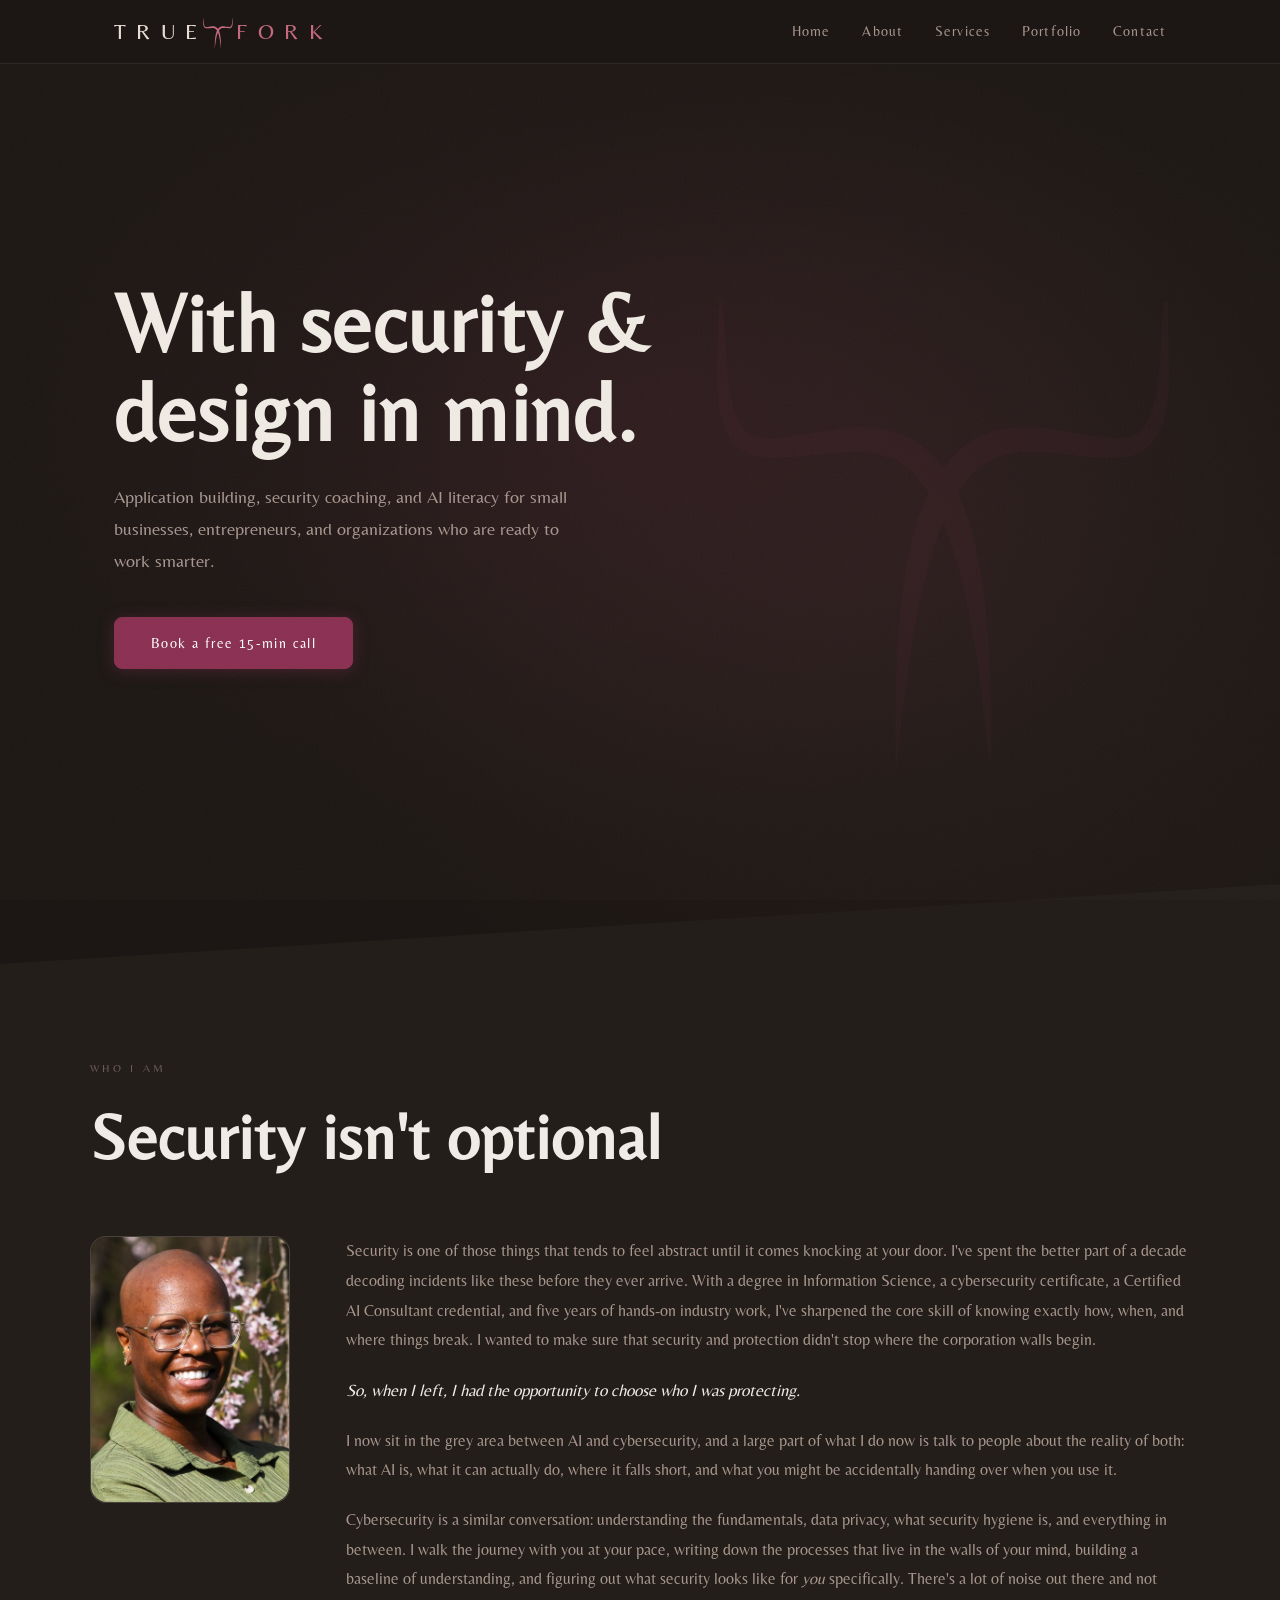
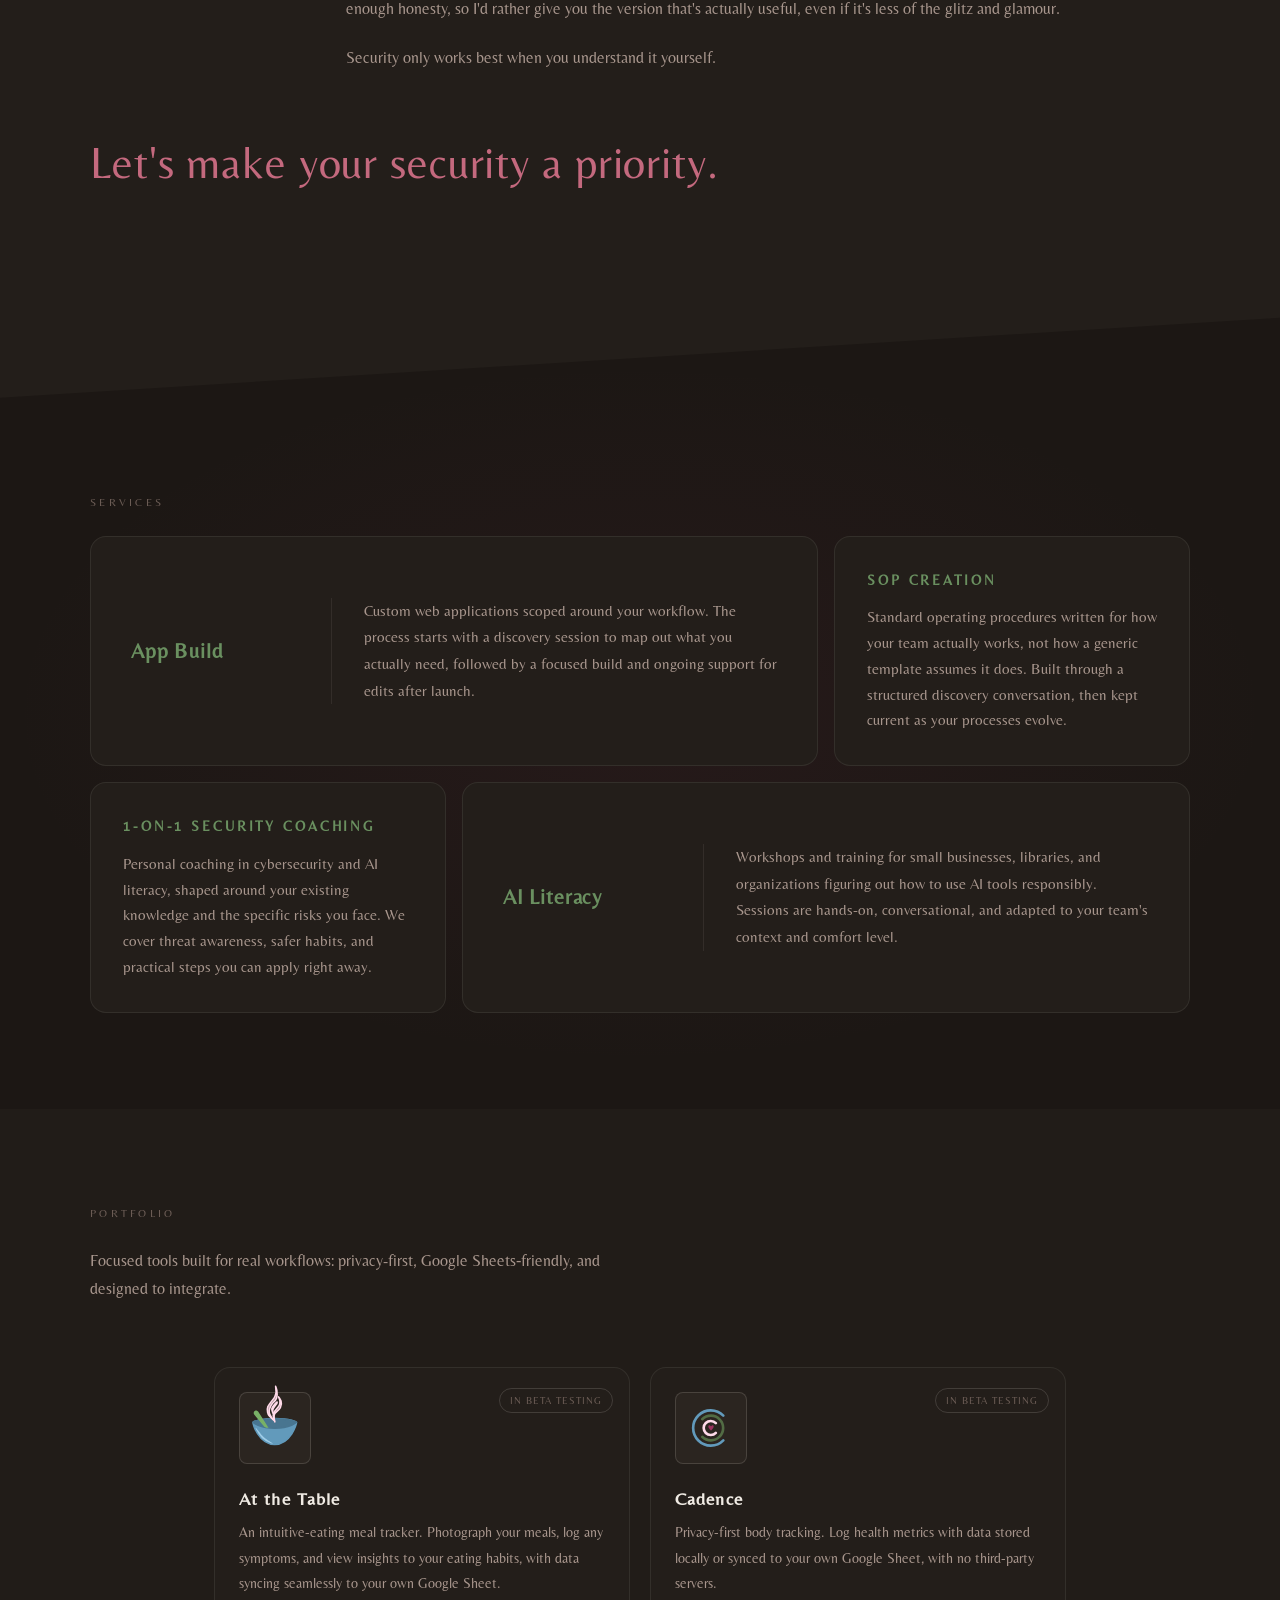
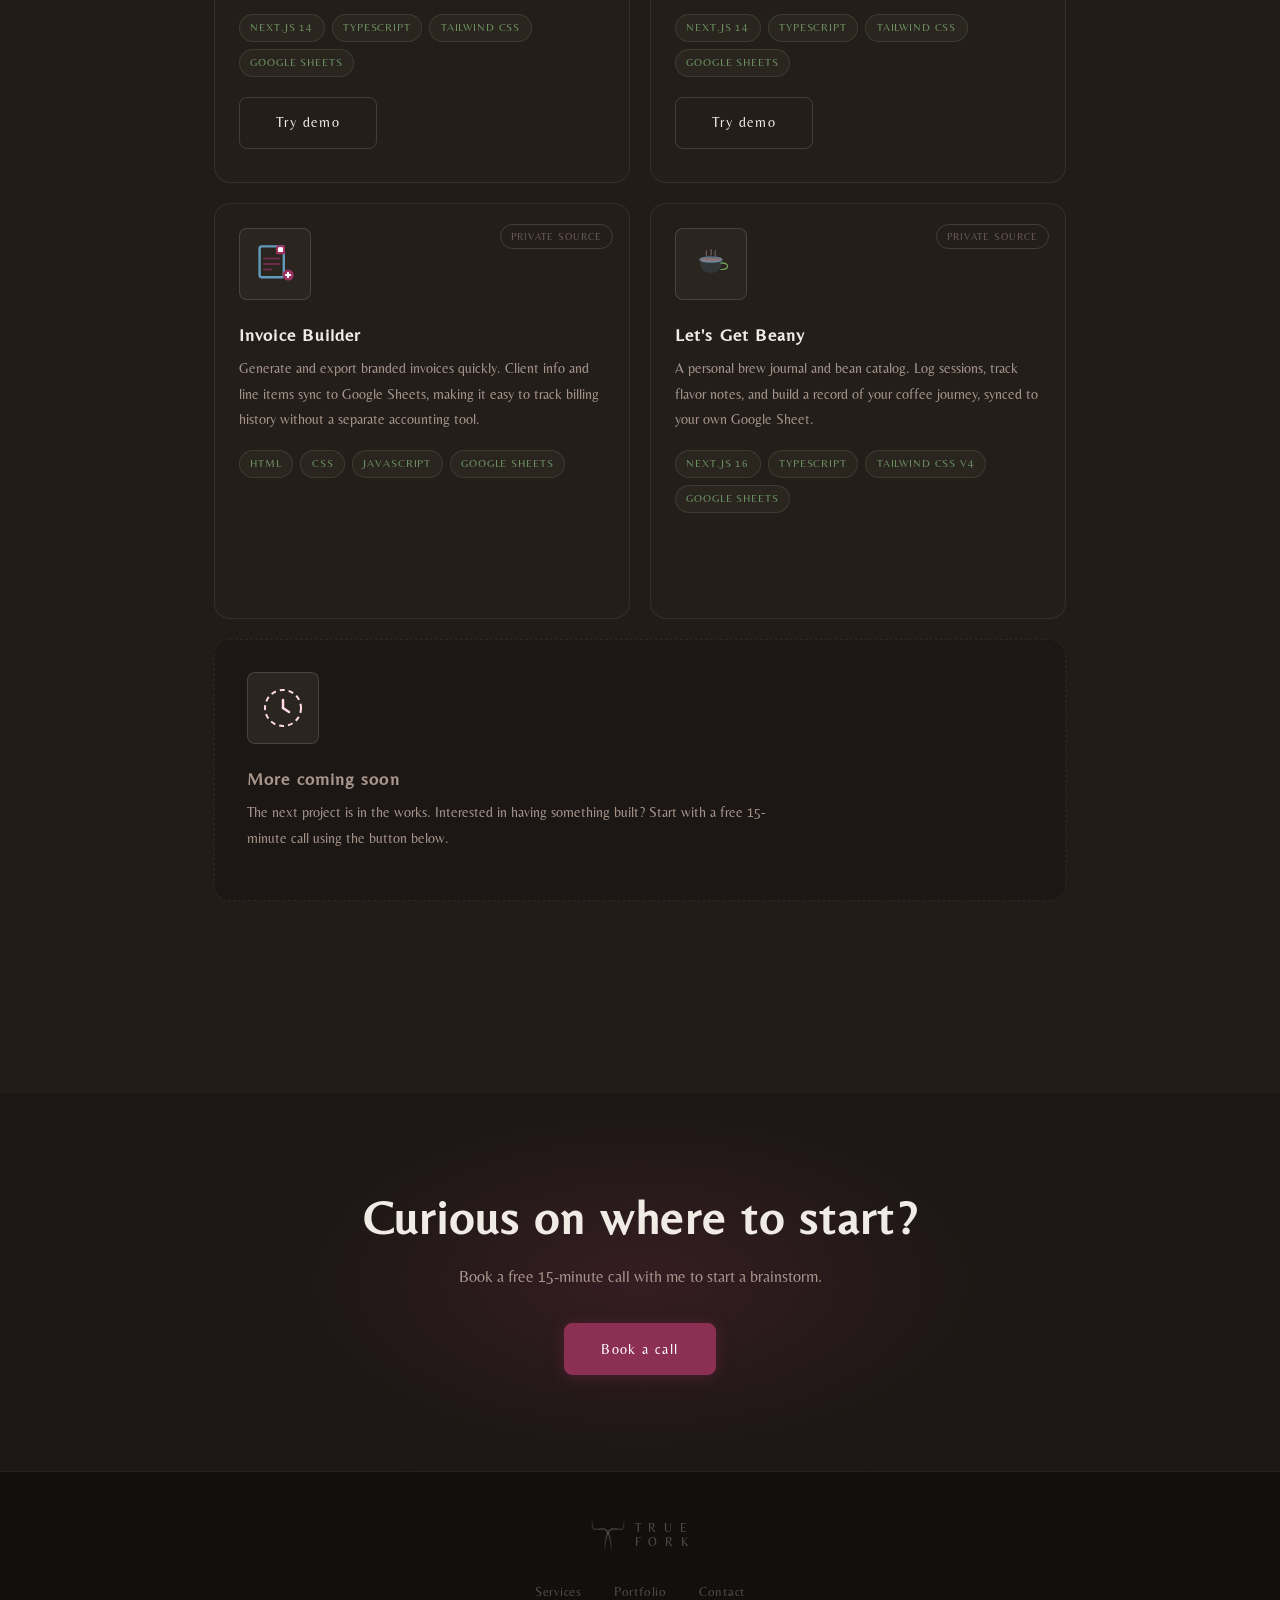
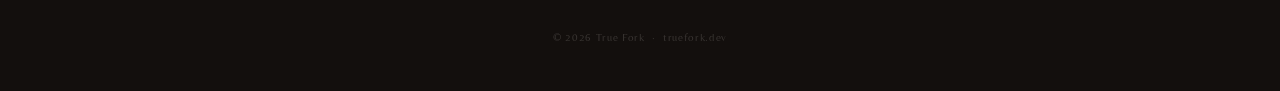
<file: index.html>
<!DOCTYPE html>
<html lang="en">
<head>
  <meta charset="UTF-8">
  <meta name="viewport" content="width=device-width, initial-scale=1.0, maximum-scale=1, user-scalable=no">
  <title>True Fork | With security &amp; design in mind.</title>
  <meta name="description" content="App development, SOP creation, security coaching, and AI literacy for small businesses, libraries, and organizations.">
  <link rel="preconnect" href="https://fonts.googleapis.com">
  <link rel="preconnect" href="https://fonts.gstatic.com" crossorigin>
  <link href="https://fonts.googleapis.com/css2?family=Belleza&display=swap" rel="stylesheet">
  <link rel="stylesheet" href="css/styles.css?v=2">
</head>
<body>

  <div id="scroll-progress" aria-hidden="true"></div>

  <!-- ==================== HEADER ==================== -->
  <header>
    <nav>
      <a href="/" class="logo-link" aria-label="True Fork home">
        <span class="logo-true">T R U E</span>
        <svg class="logo-icon"
             id="fork-icon"
             viewBox="300 0 1200 1640"
             aria-hidden="true"
             focusable="false">
          <g class="tine-right">
          <path fill="currentColor" d="M1360.76,364.989l8.126,0.435c-0.099,1.333 -0.309,2.656 -0.408,3.988c-0.057,0.761 0.027,9.895 0.034,10.756c0.445,48.872 4.826,104.876 3.617,151.304c-1.654,63.552 -11.908,129.095 -62.617,156.01c-21.771,11.555 -42.832,11.836 -58.944,11.886c-34.491,0.108 -71.457,-4.331 -91.075,-6.533c-28.966,-3.252 -52.44,-5.823 -80.057,-6.206c-36.338,-0.504 -61.518,4.913 -83.503,14.813c-7.987,3.597 -27.406,13.107 -47.825,34.88c-1.133,1.209 -8.478,9.078 -16.068,19.234c-1.731,2.316 -9.658,12.922 -19.64,30.337c-3.822,6.668 -9.982,17.74 -19.67,39.404c-17.604,39.368 -28.422,77.781 -33.701,96.093c-12.764,44.276 -20.83,84 -26.016,109.715c-8.84,43.833 -14.304,79.631 -18.372,105.902c-11.871,76.682 -18.537,142.936 -21.925,175.036c-3.011,28.543 -5.079,50.992 -5.986,60.674c-1.429,-50.893 -1.626,-76.208 -1.585,-104.517c0.081,-56.565 1.423,-103.398 3.264,-141.899c0.281,-5.879 3.644,-68.616 10.134,-121.2c5.648,-45.767 11.76,-78.723 16.229,-100.288c0.011,-0.05 2.773,-13.076 6.826,-29.117c9.317,-36.87 18.413,-62.193 24.516,-77.783c3.023,-7.723 7.289,-17.107 7.959,-18.579c10.995,-24.183 19.922,-38.205 23.946,-44.453c13.939,-21.641 25.486,-33.844 30.56,-39.109c16.595,-17.219 34.011,-30.144 53.539,-40.058c13.611,-6.91 38.894,-17.978 78.789,-20.972c30.004,-2.252 57.022,0.932 64.73,1.81c29.343,3.346 59.828,9.209 94.956,14.944c9.422,1.538 37.754,6.133 62.861,6.927c28.581,0.904 43.603,-11.053 53.256,-23.536c23.376,-30.23 30.041,-85.275 33.849,-126.946c4.082,-44.665 5.55,-96.322 9.762,-137.424c0.079,-0.774 0.097,-0.769 0.158,-1.529c0.159,-1.998 0.122,-1.997 0.281,-3.999Z"/>
          </g>
          <g class="tine-left">
          <path fill="currentColor" d="M406.214,365.424l8.126,-0.435c0.106,1.332 0.175,2.667 0.281,3.999c0.341,4.285 1.777,14.244 4.4,57.335c1.86,30.554 3.756,69.145 7.913,105.045c7.513,64.87 23.005,109.754 56.305,122.741c14.143,5.516 28.584,4.4 36.515,3.932c25.348,-1.499 49.199,-5.56 76.808,-10.23c30.866,-5.222 66.692,-11.772 97.317,-13.362c29.551,-1.534 69.853,-0.389 108.245,16.173c28.98,12.503 48.027,29.117 58.737,39.478c13.417,12.98 22.514,24.868 29.202,34.361c13.097,18.59 20.983,34.289 23.956,40.206c1.296,2.58 8.105,16.135 14.83,32.897c4.937,12.305 9.71,26.765 10.486,29.116c9.825,29.768 16.525,57.743 20.7,76.763c0.059,0.266 2.55,11.917 5.495,28.238c8.606,47.699 12.738,87.889 13.528,95.57c4.109,39.963 6.839,80.965 8.006,107.119c0.593,13.294 3.494,78.307 2.801,166.323c-0.142,18.168 -0.844,47.202 -0.943,51.306c-0.243,10.073 -0.253,10.068 -0.552,20.718c-1.725,-18.416 -2.773,-30.44 -8.54,-84.897c-9.404,-88.802 -18.201,-143.274 -22.113,-168.454c-7.161,-46.094 -13.467,-78.134 -19.647,-107.93c-10.901,-52.556 -20.367,-84.496 -25.337,-101.569c-14.812,-50.886 -28.217,-80.199 -35.655,-96.13c-3.654,-7.828 -10.92,-22.993 -22.711,-41.688c-2.382,-3.777 -11.103,-17.705 -24.84,-32.968c-6.538,-7.263 -21.814,-23.18 -44.063,-34.606c-20.844,-10.705 -40.498,-13.969 -44.41,-14.656c-18.792,-3.3 -37.742,-3.709 -60.22,-2.775c-33.049,1.374 -67.903,6.51 -98.116,9.288c-7.946,0.731 -42.134,4.01 -71.552,2.764c-20.781,-0.881 -60.896,-6.964 -85.302,-52.268c-18.042,-33.49 -22.562,-79.116 -23.099,-126.616c-0.363,-32.143 2.544,-85.875 3.442,-119.583c0.386,-14.491 0.421,-23.715 0.417,-29.692c-0.001,-1.403 0.007,-1.403 -0.002,-1.525c-0.149,-2.002 -0.259,-1.988 -0.408,-3.988Z"/>
          </g>
        </svg>
        <span class="logo-fork">F O R K</span>
      </a>

      <ul class="nav-links" role="list">
        <li><a href="/">Home</a></li>
        <li><a href="#about">About</a></li>
        <li><a href="#services">Services</a></li>
        <li><a href="#portfolio">Portfolio</a></li>
        <li><a href="#contact">Contact</a></li>
      </ul>

      <button class="nav-toggle" aria-label="Toggle navigation" aria-expanded="false">
        <span></span>
        <span></span>
        <span></span>
      </button>
    </nav>
  </header>
  <div class="nav-backdrop" aria-hidden="true"></div>

  <!-- ==================== MAIN ==================== -->
  <main>

    <!-- Hero -->
    <section class="hero">
      <div class="hero-content">
        <h1>With security &amp; design in mind.</h1>
        <p>Application building, security coaching, and AI literacy for small businesses, entrepreneurs, and organizations who are ready to work smarter.</p>
        <a href="https://tidycal.com/mutungawinnie/intro" class="btn btn-primary">Book a free 15-min call</a>
      </div>

      <!-- Large ghosted fork — decorative right anchor -->
      <div class="hero-decoration" aria-hidden="true">
        <svg viewBox="300 0 1200 1640" focusable="false">
          <path fill="currentColor" d="M1360.76,364.989l8.126,0.435c-0.099,1.333 -0.309,2.656 -0.408,3.988c-0.057,0.761 0.027,9.895 0.034,10.756c0.445,48.872 4.826,104.876 3.617,151.304c-1.654,63.552 -11.908,129.095 -62.617,156.01c-21.771,11.555 -42.832,11.836 -58.944,11.886c-34.491,0.108 -71.457,-4.331 -91.075,-6.533c-28.966,-3.252 -52.44,-5.823 -80.057,-6.206c-36.338,-0.504 -61.518,4.913 -83.503,14.813c-7.987,3.597 -27.406,13.107 -47.825,34.88c-1.133,1.209 -8.478,9.078 -16.068,19.234c-1.731,2.316 -9.658,12.922 -19.64,30.337c-3.822,6.668 -9.982,17.74 -19.67,39.404c-17.604,39.368 -28.422,77.781 -33.701,96.093c-12.764,44.276 -20.83,84 -26.016,109.715c-8.84,43.833 -14.304,79.631 -18.372,105.902c-11.871,76.682 -18.537,142.936 -21.925,175.036c-3.011,28.543 -5.079,50.992 -5.986,60.674c-1.429,-50.893 -1.626,-76.208 -1.585,-104.517c0.081,-56.565 1.423,-103.398 3.264,-141.899c0.281,-5.879 3.644,-68.616 10.134,-121.2c5.648,-45.767 11.76,-78.723 16.229,-100.288c0.011,-0.05 2.773,-13.076 6.826,-29.117c9.317,-36.87 18.413,-62.193 24.516,-77.783c3.023,-7.723 7.289,-17.107 7.959,-18.579c10.995,-24.183 19.922,-38.205 23.946,-44.453c13.939,-21.641 25.486,-33.844 30.56,-39.109c16.595,-17.219 34.011,-30.144 53.539,-40.058c13.611,-6.91 38.894,-17.978 78.789,-20.972c30.004,-2.252 57.022,0.932 64.73,1.81c29.343,3.346 59.828,9.209 94.956,14.944c9.422,1.538 37.754,6.133 62.861,6.927c28.581,0.904 43.603,-11.053 53.256,-23.536c23.376,-30.23 30.041,-85.275 33.849,-126.946c4.082,-44.665 5.55,-96.322 9.762,-137.424c0.079,-0.774 0.097,-0.769 0.158,-1.529c0.159,-1.998 0.122,-1.997 0.281,-3.999Z"/>
          <path fill="currentColor" d="M406.214,365.424l8.126,-0.435c0.106,1.332 0.175,2.667 0.281,3.999c0.341,4.285 1.777,14.244 4.4,57.335c1.86,30.554 3.756,69.145 7.913,105.045c7.513,64.87 23.005,109.754 56.305,122.741c14.143,5.516 28.584,4.4 36.515,3.932c25.348,-1.499 49.199,-5.56 76.808,-10.23c30.866,-5.222 66.692,-11.772 97.317,-13.362c29.551,-1.534 69.853,-0.389 108.245,16.173c28.98,12.503 48.027,29.117 58.737,39.478c13.417,12.98 22.514,24.868 29.202,34.361c13.097,18.59 20.983,34.289 23.956,40.206c1.296,2.58 8.105,16.135 14.83,32.897c4.937,12.305 9.71,26.765 10.486,29.116c9.825,29.768 16.525,57.743 20.7,76.763c0.059,0.266 2.55,11.917 5.495,28.238c8.606,47.699 12.738,87.889 13.528,95.57c4.109,39.963 6.839,80.965 8.006,107.119c0.593,13.294 3.494,78.307 2.801,166.323c-0.142,18.168 -0.844,47.202 -0.943,51.306c-0.243,10.073 -0.253,10.068 -0.552,20.718c-1.725,-18.416 -2.773,-30.44 -8.54,-84.897c-9.404,-88.802 -18.201,-143.274 -22.113,-168.454c-7.161,-46.094 -13.467,-78.134 -19.647,-107.93c-10.901,-52.556 -20.367,-84.496 -25.337,-101.569c-14.812,-50.886 -28.217,-80.199 -35.655,-96.13c-3.654,-7.828 -10.92,-22.993 -22.711,-41.688c-2.382,-3.777 -11.103,-17.705 -24.84,-32.968c-6.538,-7.263 -21.814,-23.18 -44.063,-34.606c-20.844,-10.705 -40.498,-13.969 -44.41,-14.656c-18.792,-3.3 -37.742,-3.709 -60.22,-2.775c-33.049,1.374 -67.903,6.51 -98.116,9.288c-7.946,0.731 -42.134,4.01 -71.552,2.764c-20.781,-0.881 -60.896,-6.964 -85.302,-52.268c-18.042,-33.49 -22.562,-79.116 -23.099,-126.616c-0.363,-32.143 2.544,-85.875 3.442,-119.583c0.386,-14.491 0.421,-23.715 0.417,-29.692c-0.001,-1.403 0.007,-1.403 -0.002,-1.525c-0.149,-2.002 -0.259,-1.988 -0.408,-3.988Z"/>
        </svg>
      </div>
    </section>

    <!-- Who I Am -->
    <section id="about" class="who-i-am">
      <div class="who-i-am-inner">

        <div class="who-i-am-lead">
          <span class="section-label">Who I Am</span>
          <h2 class="who-i-am-headline">Security isn't optional</h2>
        </div>

        <div class="who-i-am-columns">
          <div class="who-i-am-photo-wrap">
            <img src="img/truefork-me-img.jpg" alt="Winnie — founder of True Fork" class="who-i-am-photo">
          </div>

          <div class="who-i-am-text-col">
            <p>Security is one of those things that tends to feel abstract until it comes knocking at your door. 
              I've spent the better part of a decade decoding incidents like these before they ever arrive. 
              With a degree in Information Science, a cybersecurity certificate, a Certified AI Consultant credential, and five years of hands-on industry work, 
              I've sharpened the core skill of knowing exactly how, when, and where things break. I wanted to make sure that security and protection didn't stop where the 
              corporation walls begin.</p>
            <p class="who-i-am-pivot">So, when I left, I had the opportunity to choose who I was protecting.</p>
            <p>I now sit in the grey area between AI and cybersecurity, and a large part of what I do now is talk to people about the reality of both: 
              what AI is, what it can actually do, where it falls short, and what you might be accidentally handing over when you use it.</p>
            <p>Cybersecurity is a similar conversation: understanding the fundamentals, data privacy, what security hygiene is, and everything in between. 
              I walk the journey with you at your pace, writing down the processes that live in the walls of your mind, building a baseline of understanding, and 
              figuring out what security looks like for <em>you</em> specifically. 
              There's a lot of noise out there and not enough honesty, so I'd rather give you the version that's actually useful, even if it's less of the glitz and glamour.</p>
              
            <p>Security only works best when you understand it yourself.</p>
          </div>
        </div>

        <p class="who-i-am-coda">Let's make your security a priority.</p>

      </div>
    </section>

    <!-- Services -->
    <section id="services" class="services">
      <div class="services-inner">
        <span class="section-label">Services</span>
        <div class="services-bento">

          <article class="service-card">
            <h3 class="service-name">App Build</h3>
            <p class="service-desc">Custom web applications scoped around your workflow. The process starts with a discovery session to map out what you actually need, followed by a focused build and ongoing support for edits after launch.</p>
          </article>

          <article class="service-card">
            <h3 class="service-name">SOP Creation</h3>
            <p class="service-desc">Standard operating procedures written for how your team actually works, not how a generic template assumes it does. Built through a structured discovery conversation, then kept current as your processes evolve.</p>
          </article>

          <article class="service-card">
            <h3 class="service-name">1-on-1 Security Coaching</h3>
            <p class="service-desc">Personal coaching in cybersecurity and AI literacy, shaped around your existing knowledge and the specific risks you face. We cover threat awareness, safer habits, and practical steps you can apply right away.</p>
          </article>

          <article class="service-card">
            <h3 class="service-name">AI Literacy</h3>
            <p class="service-desc">Workshops and training for small businesses, libraries, and organizations figuring out how to use AI tools responsibly. Sessions are hands-on, conversational, and adapted to your team's context and comfort level.</p>
          </article>

        </div>
      </div>
    </section>

    <!-- Portfolio -->
    <section id="portfolio" class="portfolio">
      <div class="portfolio-inner">
        <span class="section-label">Portfolio</span>
        <p class="portfolio-intro">Focused tools built for real workflows: privacy-first, Google Sheets&#8209;friendly, and designed to integrate.</p>

        <div class="portfolio-grid">

          <!-- At the Table -->
          <article class="app-card">
            <div class="app-card-body">
              <div class="app-icon">
                <svg width="52" height="52" viewBox="60 400 1700 1290"
                     fill="none" stroke-linecap="round" stroke-linejoin="round"
                     overflow="visible" aria-hidden="true">
                  <defs>
                    <clipPath id="att-clip">
                      <rect x="-200" y="360" width="2200" height="540"/>
                      <path d="M96.26,833.726c-0.536,-0.54 -0.8,-0.82 -0.8,-0.82c-0,-0 4.106,0.892 5.1,-0.161c19.402,-20.543 241.561,-131.967 814.354,-131.967c588.747,0 783.934,125.081 790.137,131.967c0.096,0.107 0.144,0.161 0.144,0.161c-0,-0 -2.21,0.767 -2.261,0.82c-4.538,4.723 -209.585,216.274 -800.795,216.274c-580.513,0 -791.474,-201.78 -805.879,-216.274Z" fill="black" stroke="none"/>
                    </clipPath>
                  </defs>
                  <path vector-effect="non-scaling-stroke" stroke="#3D5A6B" fill="#3D5A6B" stroke-width="1.5"
                        d="M1705.12,835.715c13.528,48.303 -206.787,822.994 -804.326,822.994c-599.014,0 -817.926,-774.179 -804.532,-822.256c0.225,-0.807 0.452,-1.613 0.68,-2.418c19.402,-20.475 243.044,-142.443 815.837,-142.443c588.747,-0 786.071,137.02 792.274,143.883c0.022,0.08 0.045,0.16 0.067,0.24Z"/>
                  <path stroke="none" fill="white" fill-opacity="0.18"
                        d="M189.089,1038.04c25.495,-10.791 188.512,237.441 301.521,341.516c133.213,122.683 343.602,226.96 339.866,241.187c-8.453,32.189 -296.076,-85.974 -422.238,-223.823c-117.599,-128.495 -232.135,-353.384 -219.149,-358.88Z"/>
                  <path vector-effect="non-scaling-stroke" stroke="#2d4452" fill="#2d4452" stroke-width="1.5"
                        d="M96.26,833.726c-0.536,-0.54 -0.8,-0.82 -0.8,-0.82c-0,-0 4.106,0.892 5.1,-0.161c19.402,-20.543 241.561,-131.967 814.354,-131.967c588.747,0 783.934,125.081 790.137,131.967c0.096,0.107 0.144,0.161 0.144,0.161c-0,-0 -2.21,0.767 -2.261,0.82c-4.538,4.723 -209.585,216.274 -800.795,216.274c-580.513,0 -791.474,-201.78 -805.879,-216.274Z"/>
                  <path vector-effect="non-scaling-stroke" stroke="#4A6741" fill="#4A6741" stroke-width="1.5"
                        clip-path="url(#att-clip)"
                        d="M781.964,1276.66c-205.954,-250.512 -413.475,-499.733 -619.429,-750.245c-2.677,-3.257 -4.612,-7.096 -6.36,-10.933c-1.702,-3.732 -3.01,-7.664 -3.939,-11.66c-0.914,-3.936 -1.429,-7.982 -1.566,-12.021c-0.137,-4.012 0.119,-8.056 0.747,-12.022c0.629,-3.966 1.635,-7.89 3.006,-11.665c1.379,-3.798 3.119,-7.487 5.206,-10.947c2.118,-3.513 4.577,-6.848 7.349,-9.872c0.012,-0.013 9.437,-8.438 9.445,-8.443c3.643,-2.12 7.096,-4.611 10.932,-6.36c3.733,-1.702 7.664,-3.009 11.66,-3.938c3.936,-0.915 7.982,-1.429 12.021,-1.567c4.013,-0.137 8.056,0.119 12.022,0.748c3.966,0.628 7.891,1.635 11.665,3.005c3.798,1.379 7.487,3.119 10.948,5.206c3.513,2.118 6.847,4.577 9.871,7.349c3.108,2.849 6.162,5.876 8.431,9.429c174.579,273.305 347.447,547.7 522.026,821.005l-4.035,2.931Z"/>
                  <g transform="translate(-1200, -1900) scale(2)">
                    <path vector-effect="non-scaling-stroke" stroke="#9D8189" fill="#9D8189" fill-opacity="0.65" stroke-width="1.5"
                          d="M1066.44,700.014c0,-0 6.498,95.026 6.865,95.92c0.368,0.894 -1.656,36.017 -6.865,54.274c-5.655,19.821 -14.254,45.442 -27.067,64.654c-25.06,37.576 -96.778,118.395 -116.796,163.482c-13.683,30.817 -10.418,76.149 -4.929,104.742c4.884,25.445 17.091,49.903 32.933,70.405c17.926,23.199 74.624,68.79 74.624,68.79c1.191,5.368 -65.742,-80.419 -74.624,-127.411c-4.785,-25.312 -3.04,-51.605 4.565,-75.552c9.186,-28.924 27.337,-68.534 50.551,-97.993c26.631,-33.795 58.527,-48.204 78.348,-100.916c14.831,-39.441 10.896,-110.132 5.787,-143.972c-4.273,-28.308 -23.392,-76.423 -23.392,-76.423Z"/>
                    <path vector-effect="non-scaling-stroke" stroke="#9D8189" fill="#9D8189" fill-opacity="0.65" stroke-width="1.5"
                          d="M996.418,1110.58c-8.131,27.662 18.878,86.547 18.878,86.547c0,-0 -5.637,-55.423 2.66,-74.23c12.714,-28.816 59.564,-84.181 72.804,-106.553c4.403,-7.44 3.804,-25.806 3.804,-25.806c-2.136,-2.96 -87.429,83.582 -98.146,120.042Z"/>
                    <path vector-effect="non-scaling-stroke" stroke="#9D8189" fill="#9D8189" fill-opacity="0.65" stroke-width="1.5"
                          d="M1119.11,896.732c-0,-0 19.844,38.605 23.474,59.667c3.912,22.706 7.053,52.037 -0,76.564c-14.59,50.731 -92.269,116.669 -111.631,158.509c-13.387,28.928 -7.327,65.473 -4.541,92.532c2.492,24.202 26.373,74.771 26.373,74.771c-0,-0 -10.991,-47.764 -12.471,-65.546c-2.078,-24.972 -5.688,-67.548 12.471,-88.986c27.216,-32.132 82.698,-67.271 101.767,-105.845c19.069,-38.573 23.771,-92.936 12.648,-125.597c-12.648,-37.141 -48.09,-76.069 -48.09,-76.069Z"/>
                  </g>
                </svg>
              </div>
              <h2 class="app-name">At the Table</h2>
              <p class="app-desc">An intuitive-eating meal tracker. Photograph your meals, log any symptoms, and view insights to your eating habits, with data syncing seamlessly to your own Google Sheet.</p>
              <div class="app-tags">
                <span class="tag">Next.js 14</span>
                <span class="tag">TypeScript</span>
                <span class="tag">Tailwind CSS</span>
                <span class="tag">Google Sheets</span>
              </div>
              <div class="app-links">
                <a href="https://demo.truefork.dev" class="btn btn-outline" target="_blank" rel="noopener">Try demo</a>
              </div>
            </div>
            <div class="app-card-meta">
              <span class="privacy-badge">In beta testing</span>
            </div>
          </article>

          <!-- Cadence -->
          <article class="app-card">
            <div class="app-card-body">
              <div class="app-icon">
                <svg width="44" height="44" viewBox="0 0 100 100" xmlns="http://www.w3.org/2000/svg" aria-hidden="true">
                  <path d="M78,22 A40,40 0 1 0 78,78" fill="none" stroke="#3D5A6B" stroke-width="6" stroke-linecap="round"/>
                  <path d="M30,30 A28,28 0 1 1 30,70" fill="none" stroke="#4A6741" stroke-width="6" stroke-linecap="round" opacity="0.5"/>
                  <path d="M61,39 A16,16 0 1 0 61,61" fill="none" stroke="#9D8189" stroke-width="6" stroke-linecap="round"/>
                  <path d="M50,56 C50,56 44,50 44,47 C44,44 46,42 50,46 C54,42 56,44 56,47 C56,50 50,56 50,56 Z" fill="#561F37"/>
                </svg>
              </div>
              <h2 class="app-name">Cadence</h2>
              <p class="app-desc">Privacy-first body tracking. Log health metrics with data stored locally or synced to your own Google Sheet, with no third-party servers.</p>
              <div class="app-tags">
                <span class="tag">Next.js 14</span>
                <span class="tag">TypeScript</span>
                <span class="tag">Tailwind CSS</span>
                <span class="tag">Google Sheets</span>
              </div>
              <div class="app-links">
                <a href="https://demo.truefork.dev" class="btn btn-outline" target="_blank" rel="noopener">Try demo</a>
              </div>
            </div>
            <div class="app-card-meta">
              <span class="privacy-badge">In Beta Testing</span>
            </div>
          </article>

          <!-- Invoice Builder -->
          <article class="app-card">
            <div class="app-card-body">
              <div class="app-icon">
                <svg width="44" height="44" viewBox="0 0 40 40" xmlns="http://www.w3.org/2000/svg" aria-hidden="true">
                  <rect x="6" y="4" width="22" height="28" rx="2" fill="none" stroke="#3D5A6B" stroke-width="2.2"/>
                  <polyline points="22,4 28,4 28,10 22,10 22,4" fill="#EEF0F2" stroke="#561F37" stroke-width="2.2" stroke-linejoin="round"/>
                  <line x1="10" y1="15" x2="24" y2="15" stroke="#561F37" stroke-width="1.8" stroke-linecap="round" opacity="0.6"/>
                  <line x1="10" y1="20" x2="24" y2="20" stroke="#561F37" stroke-width="1.8" stroke-linecap="round" opacity="0.6"/>
                  <line x1="10" y1="25" x2="17" y2="25" stroke="#561F37" stroke-width="1.8" stroke-linecap="round" opacity="0.6"/>
                  <circle cx="32" cy="30" r="5" fill="#561F37"/>
                  <line x1="30" y1="30" x2="34" y2="30" stroke="white" stroke-width="1.5" stroke-linecap="round"/>
                  <line x1="32" y1="28" x2="32" y2="32" stroke="white" stroke-width="1.5" stroke-linecap="round"/>
                </svg>
              </div>
              <h2 class="app-name">Invoice Builder</h2>
              <p class="app-desc">Generate and export branded invoices quickly. Client info and line items sync to Google Sheets, making it easy to track billing history without a separate accounting tool.</p>
              <div class="app-tags">
                <span class="tag">HTML</span>
                <span class="tag">CSS</span>
                <span class="tag">JavaScript</span>
                <span class="tag">Google Sheets</span>
              </div>
            </div>
            <div class="app-card-meta">
              <span class="privacy-badge">Private source</span>
            </div>
          </article>

          <!-- Let's Get Beany -->
          <article class="app-card">
            <div class="app-card-body">
              <div class="app-icon">
                <svg width="44" height="44" viewBox="0 0 200 200" xmlns="http://www.w3.org/2000/svg" aria-hidden="true">
                  <path d="M145,95 Q175,95 175,110 Q175,125 145,125" fill="none" stroke="#4A6741" stroke-width="5" stroke-linecap="round"/>
                  <path d="M50,80 L150,80 Q150,140 100,140 Q50,140 50,80 Z" fill="#3D5A6B" opacity="0.15" stroke="#3D5A6B" stroke-width="2"/>
                  <ellipse cx="100" cy="80" rx="52" ry="12" fill="none" stroke="#3D5A6B" stroke-width="4"/>
                  <ellipse cx="100" cy="80" rx="50" ry="10" fill="#9D8189" opacity="0.4"/>
                  <g stroke="#9D8189" stroke-width="2.5" fill="none" stroke-linecap="round" opacity="0.7">
                    <path d="M80,65 Q75,52 80,40"/>
                    <path d="M100,60 Q105,47 100,34"/>
                    <path d="M120,65 Q115,52 120,40"/>
                  </g>
                </svg>
              </div>
              <h2 class="app-name">Let's Get Beany</h2>
              <p class="app-desc">A personal brew journal and bean catalog. Log sessions, track flavor notes, and build a record of your coffee journey, synced to your own Google Sheet.</p>
              <div class="app-tags">
                <span class="tag">Next.js 16</span>
                <span class="tag">TypeScript</span>
                <span class="tag">Tailwind CSS v4</span>
                <span class="tag">Google Sheets</span>
              </div>
            </div>
            <div class="app-card-meta">
              <span class="privacy-badge">Private source</span>
            </div>
          </article>

          <!-- Coming soon -->
          <article class="app-card coming-soon">
            <div class="app-card-body">
              <div class="app-icon">
                <svg width="44" height="44" viewBox="0 0 44 44" xmlns="http://www.w3.org/2000/svg" aria-hidden="true">
                  <circle cx="22" cy="22" r="18" fill="none" stroke="#9D8189" stroke-width="2" stroke-dasharray="5 4"/>
                  <line x1="22" y1="14" x2="22" y2="22" stroke="#9D8189" stroke-width="2.5" stroke-linecap="round"/>
                  <line x1="22" y1="22" x2="28" y2="26" stroke="#9D8189" stroke-width="2.5" stroke-linecap="round"/>
                </svg>
              </div>
              <h2 class="app-name">More coming soon</h2>
              <p class="app-desc">The next project is in the works. Interested in having something built? Start with a free 15-minute call using the button below.</p>
              <!-- <div class="app-links"> -->
                <!-- <a href="https://tidycal.com/mutungawinnie/intro" class="btn btn-primary">Book a call</a> -->
              <!-- </div> -->
            </div>
            <div class="app-card-meta"></div>
          </article>

        </div>
      </div>
    </section>

    <!-- Contact / CTA -->
    <section id="contact" class="contact">
      <div class="contact-inner">
        <h2>Curious on where to start?</h2>
        <p>Book a free 15-minute call with me to start a brainstorm.</p>
        <a href="https://tidycal.com/mutungawinnie/intro" class="btn btn-primary">Book a call</a>
      </div>
    </section>

  </main>

  <!-- ==================== FOOTER ==================== -->
  <footer>
    <div class="footer-inner">
      <a href="/" class="footer-logo" aria-label="True Fork home">
        <svg viewBox="350 40 1100 1640" aria-hidden="true" focusable="false">
          <path fill="currentColor" d="M1360.76,364.989l8.126,0.435c-0.099,1.333 -0.309,2.656 -0.408,3.988c-0.057,0.761 0.027,9.895 0.034,10.756c0.445,48.872 4.826,104.876 3.617,151.304c-1.654,63.552 -11.908,129.095 -62.617,156.01c-21.771,11.555 -42.832,11.836 -58.944,11.886c-34.491,0.108 -71.457,-4.331 -91.075,-6.533c-28.966,-3.252 -52.44,-5.823 -80.057,-6.206c-36.338,-0.504 -61.518,4.913 -83.503,14.813c-7.987,3.597 -27.406,13.107 -47.825,34.88c-1.133,1.209 -8.478,9.078 -16.068,19.234c-1.731,2.316 -9.658,12.922 -19.64,30.337c-3.822,6.668 -9.982,17.74 -19.67,39.404c-17.604,39.368 -28.422,77.781 -33.701,96.093c-12.764,44.276 -20.83,84 -26.016,109.715c-8.84,43.833 -14.304,79.631 -18.372,105.902c-11.871,76.682 -18.537,142.936 -21.925,175.036c-3.011,28.543 -5.079,50.992 -5.986,60.674c-1.429,-50.893 -1.626,-76.208 -1.585,-104.517c0.081,-56.565 1.423,-103.398 3.264,-141.899c0.281,-5.879 3.644,-68.616 10.134,-121.2c5.648,-45.767 11.76,-78.723 16.229,-100.288c0.011,-0.05 2.773,-13.076 6.826,-29.117c9.317,-36.87 18.413,-62.193 24.516,-77.783c3.023,-7.723 7.289,-17.107 7.959,-18.579c10.995,-24.183 19.922,-38.205 23.946,-44.453c13.939,-21.641 25.486,-33.844 30.56,-39.109c16.595,-17.219 34.011,-30.144 53.539,-40.058c13.611,-6.91 38.894,-17.978 78.789,-20.972c30.004,-2.252 57.022,0.932 64.73,1.81c29.343,3.346 59.828,9.209 94.956,14.944c9.422,1.538 37.754,6.133 62.861,6.927c28.581,0.904 43.603,-11.053 53.256,-23.536c23.376,-30.23 30.041,-85.275 33.849,-126.946c4.082,-44.665 5.55,-96.322 9.762,-137.424c0.079,-0.774 0.097,-0.769 0.158,-1.529c0.159,-1.998 0.122,-1.997 0.281,-3.999Z"/>
          <path fill="currentColor" d="M406.214,365.424l8.126,-0.435c0.106,1.332 0.175,2.667 0.281,3.999c0.341,4.285 1.777,14.244 4.4,57.335c1.86,30.554 3.756,69.145 7.913,105.045c7.513,64.87 23.005,109.754 56.305,122.741c14.143,5.516 28.584,4.4 36.515,3.932c25.348,-1.499 49.199,-5.56 76.808,-10.23c30.866,-5.222 66.692,-11.772 97.317,-13.362c29.551,-1.534 69.853,-0.389 108.245,16.173c28.98,12.503 48.027,29.117 58.737,39.478c13.417,12.98 22.514,24.868 29.202,34.361c13.097,18.59 20.983,34.289 23.956,40.206c1.296,2.58 8.105,16.135 14.83,32.897c4.937,12.305 9.71,26.765 10.486,29.116c9.825,29.768 16.525,57.743 20.7,76.763c0.059,0.266 2.55,11.917 5.495,28.238c8.606,47.699 12.738,87.889 13.528,95.57c4.109,39.963 6.839,80.965 8.006,107.119c0.593,13.294 3.494,78.307 2.801,166.323c-0.142,18.168 -0.844,47.202 -0.943,51.306c-0.243,10.073 -0.253,10.068 -0.552,20.718c-1.725,-18.416 -2.773,-30.44 -8.54,-84.897c-9.404,-88.802 -18.201,-143.274 -22.113,-168.454c-7.161,-46.094 -13.467,-78.134 -19.647,-107.93c-10.901,-52.556 -20.367,-84.496 -25.337,-101.569c-14.812,-50.886 -28.217,-80.199 -35.655,-96.13c-3.654,-7.828 -10.92,-22.993 -22.711,-41.688c-2.382,-3.777 -11.103,-17.705 -24.84,-32.968c-6.538,-7.263 -21.814,-23.18 -44.063,-34.606c-20.844,-10.705 -40.498,-13.969 -44.41,-14.656c-18.792,-3.3 -37.742,-3.709 -60.22,-2.775c-33.049,1.374 -67.903,6.51 -98.116,9.288c-7.946,0.731 -42.134,4.01 -71.552,2.764c-20.781,-0.881 -60.896,-6.964 -85.302,-52.268c-18.042,-33.49 -22.562,-79.116 -23.099,-126.616c-0.363,-32.143 2.544,-85.875 3.442,-119.583c0.386,-14.491 0.421,-23.715 0.417,-29.692c-0.001,-1.403 0.007,-1.403 -0.002,-1.525c-0.149,-2.002 -0.259,-1.988 -0.408,-3.988Z"/>
        </svg>
        <div class="footer-logo-text">
          <span>T R U E</span>
          <span>F O R K</span>
        </div>
      </a>

      <nav aria-label="Footer navigation">
        <ul class="footer-nav">
          <li><a href="#services">Services</a></li>
          <li><a href="portfolio.html">Portfolio</a></li>
          <li><a href="#contact">Contact</a></li>
        </ul>
      </nav>

      <p class="footer-copy">&copy; 2026 True Fork &nbsp;&middot;&nbsp; truefork.dev</p>
    </div>
  </footer>

  <script src="js/main.js"></script>
</body>
</html>
</file>
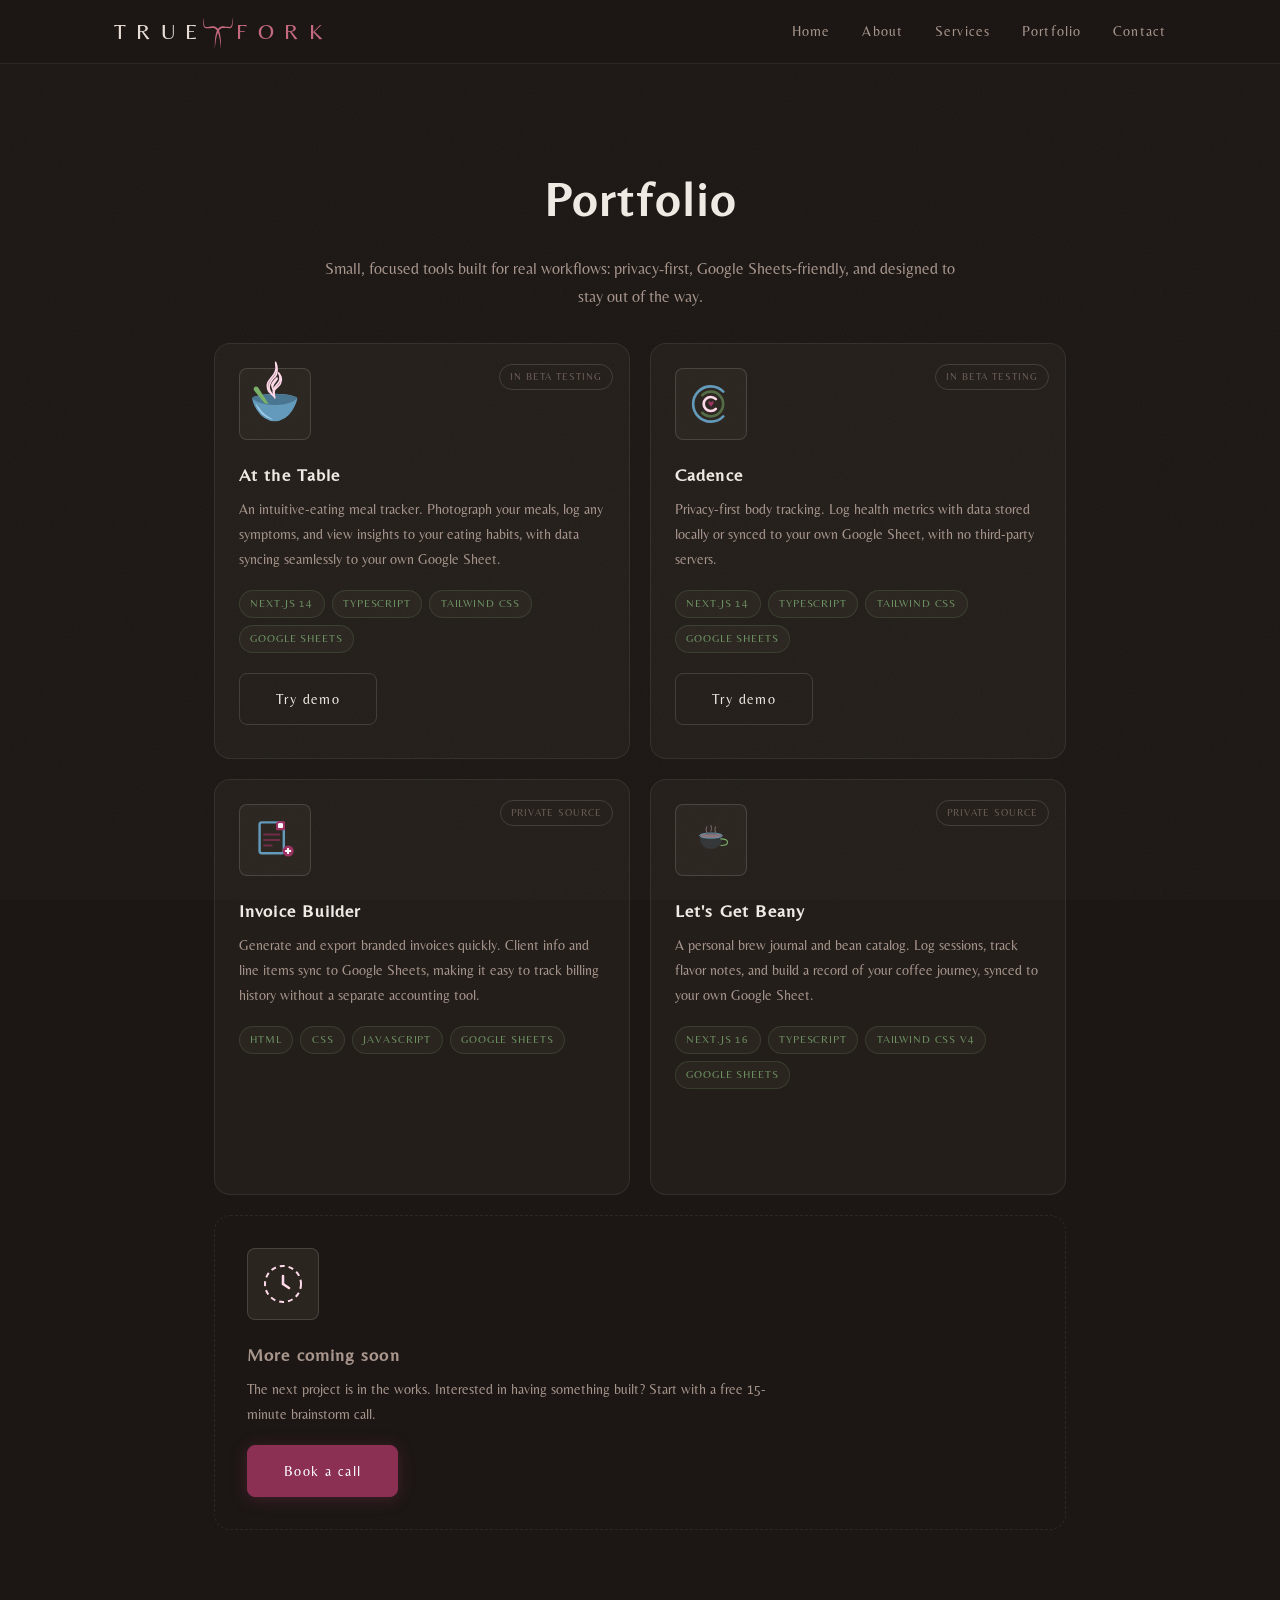
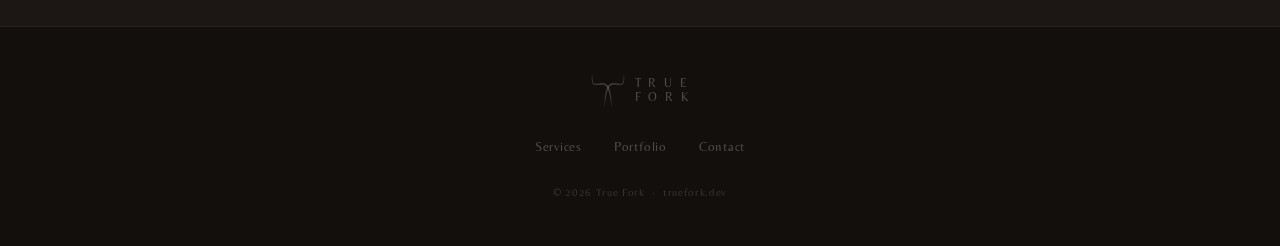
<file: portfolio.html>
<!DOCTYPE html>
<html lang="en">
<head>
  <meta charset="UTF-8">
  <meta name="viewport" content="width=device-width, initial-scale=1.0">
  <title>Portfolio | True Fork</title>
  <meta name="description" content="Apps built by True Fork: practical tools for health tracking, invoicing, coffee logging, and more.">
  <link rel="preconnect" href="https://fonts.googleapis.com">
  <link rel="preconnect" href="https://fonts.gstatic.com" crossorigin>
  <link href="https://fonts.googleapis.com/css2?family=Belleza&display=swap" rel="stylesheet">
  <link rel="stylesheet" href="css/styles.css?v=5">
</head>
<body>

  <div id="scroll-progress" aria-hidden="true"></div>

  <!-- ==================== HEADER ==================== -->
  <header>
    <nav>
      <a href="/" class="logo-link" aria-label="True Fork home">
        <span class="logo-true">T R U E</span>
        <svg class="logo-icon"
             id="fork-icon"
             viewBox="300 0 1200 1640"
             aria-hidden="true"
             focusable="false">
          <g class="tine-right">
          <path fill="currentColor" d="M1360.76,364.989l8.126,0.435c-0.099,1.333 -0.309,2.656 -0.408,3.988c-0.057,0.761 0.027,9.895 0.034,10.756c0.445,48.872 4.826,104.876 3.617,151.304c-1.654,63.552 -11.908,129.095 -62.617,156.01c-21.771,11.555 -42.832,11.836 -58.944,11.886c-34.491,0.108 -71.457,-4.331 -91.075,-6.533c-28.966,-3.252 -52.44,-5.823 -80.057,-6.206c-36.338,-0.504 -61.518,4.913 -83.503,14.813c-7.987,3.597 -27.406,13.107 -47.825,34.88c-1.133,1.209 -8.478,9.078 -16.068,19.234c-1.731,2.316 -9.658,12.922 -19.64,30.337c-3.822,6.668 -9.982,17.74 -19.67,39.404c-17.604,39.368 -28.422,77.781 -33.701,96.093c-12.764,44.276 -20.83,84 -26.016,109.715c-8.84,43.833 -14.304,79.631 -18.372,105.902c-11.871,76.682 -18.537,142.936 -21.925,175.036c-3.011,28.543 -5.079,50.992 -5.986,60.674c-1.429,-50.893 -1.626,-76.208 -1.585,-104.517c0.081,-56.565 1.423,-103.398 3.264,-141.899c0.281,-5.879 3.644,-68.616 10.134,-121.2c5.648,-45.767 11.76,-78.723 16.229,-100.288c0.011,-0.05 2.773,-13.076 6.826,-29.117c9.317,-36.87 18.413,-62.193 24.516,-77.783c3.023,-7.723 7.289,-17.107 7.959,-18.579c10.995,-24.183 19.922,-38.205 23.946,-44.453c13.939,-21.641 25.486,-33.844 30.56,-39.109c16.595,-17.219 34.011,-30.144 53.539,-40.058c13.611,-6.91 38.894,-17.978 78.789,-20.972c30.004,-2.252 57.022,0.932 64.73,1.81c29.343,3.346 59.828,9.209 94.956,14.944c9.422,1.538 37.754,6.133 62.861,6.927c28.581,0.904 43.603,-11.053 53.256,-23.536c23.376,-30.23 30.041,-85.275 33.849,-126.946c4.082,-44.665 5.55,-96.322 9.762,-137.424c0.079,-0.774 0.097,-0.769 0.158,-1.529c0.159,-1.998 0.122,-1.997 0.281,-3.999Z"/>
          </g>
          <g class="tine-left">
          <path fill="currentColor" d="M406.214,365.424l8.126,-0.435c0.106,1.332 0.175,2.667 0.281,3.999c0.341,4.285 1.777,14.244 4.4,57.335c1.86,30.554 3.756,69.145 7.913,105.045c7.513,64.87 23.005,109.754 56.305,122.741c14.143,5.516 28.584,4.4 36.515,3.932c25.348,-1.499 49.199,-5.56 76.808,-10.23c30.866,-5.222 66.692,-11.772 97.317,-13.362c29.551,-1.534 69.853,-0.389 108.245,16.173c28.98,12.503 48.027,29.117 58.737,39.478c13.417,12.98 22.514,24.868 29.202,34.361c13.097,18.59 20.983,34.289 23.956,40.206c1.296,2.58 8.105,16.135 14.83,32.897c4.937,12.305 9.71,26.765 10.486,29.116c9.825,29.768 16.525,57.743 20.7,76.763c0.059,0.266 2.55,11.917 5.495,28.238c8.606,47.699 12.738,87.889 13.528,95.57c4.109,39.963 6.839,80.965 8.006,107.119c0.593,13.294 3.494,78.307 2.801,166.323c-0.142,18.168 -0.844,47.202 -0.943,51.306c-0.243,10.073 -0.253,10.068 -0.552,20.718c-1.725,-18.416 -2.773,-30.44 -8.54,-84.897c-9.404,-88.802 -18.201,-143.274 -22.113,-168.454c-7.161,-46.094 -13.467,-78.134 -19.647,-107.93c-10.901,-52.556 -20.367,-84.496 -25.337,-101.569c-14.812,-50.886 -28.217,-80.199 -35.655,-96.13c-3.654,-7.828 -10.92,-22.993 -22.711,-41.688c-2.382,-3.777 -11.103,-17.705 -24.84,-32.968c-6.538,-7.263 -21.814,-23.18 -44.063,-34.606c-20.844,-10.705 -40.498,-13.969 -44.41,-14.656c-18.792,-3.3 -37.742,-3.709 -60.22,-2.775c-33.049,1.374 -67.903,6.51 -98.116,9.288c-7.946,0.731 -42.134,4.01 -71.552,2.764c-20.781,-0.881 -60.896,-6.964 -85.302,-52.268c-18.042,-33.49 -22.562,-79.116 -23.099,-126.616c-0.363,-32.143 2.544,-85.875 3.442,-119.583c0.386,-14.491 0.421,-23.715 0.417,-29.692c-0.001,-1.403 0.007,-1.403 -0.002,-1.525c-0.149,-2.002 -0.259,-1.988 -0.408,-3.988Z"/>
          </g>
        </svg>
        <span class="logo-fork">F O R K</span>
      </a>

      <ul class="nav-links" role="list">
        <li><a href="/">Home</a></li>
        <li><a href="/#about">About</a></li>
        <li><a href="/#services">Services</a></li>
        <li><a href="portfolio.html" aria-current="page">Portfolio</a></li>
        <li><a href="/#contact">Contact</a></li>
      </ul>

      <button class="nav-toggle" aria-label="Toggle navigation" aria-expanded="false">
        <span></span>
        <span></span>
        <span></span>
      </button>
    </nav>
  </header>

  <!-- ==================== MAIN ==================== -->
  <main>

    <section class="portfolio-hero">
      <h1>Portfolio</h1>
      <p>Small, focused tools built for real workflows: privacy-first, Google Sheets&#8209;friendly, and designed to stay out of the way.</p>
    </section>

    <div class="portfolio-grid">

      <!-- At the Table -->
      <article class="app-card">
        <div class="app-card-body">
          <div class="app-icon">
            <svg width="52" height="52" viewBox="60 400 1700 1290"
                 fill="none" stroke-linecap="round" stroke-linejoin="round"
                 overflow="visible" aria-hidden="true">
              <defs>
                <clipPath id="att-clip">
                  <rect x="-200" y="360" width="2200" height="540"/>
                  <path d="M96.26,833.726c-0.536,-0.54 -0.8,-0.82 -0.8,-0.82c-0,-0 4.106,0.892 5.1,-0.161c19.402,-20.543 241.561,-131.967 814.354,-131.967c588.747,0 783.934,125.081 790.137,131.967c0.096,0.107 0.144,0.161 0.144,0.161c-0,-0 -2.21,0.767 -2.261,0.82c-4.538,4.723 -209.585,216.274 -800.795,216.274c-580.513,0 -791.474,-201.78 -805.879,-216.274Z" fill="black" stroke="none"/>
                </clipPath>
              </defs>
              <path vector-effect="non-scaling-stroke" stroke="#3D5A6B" fill="#3D5A6B" stroke-width="1.5"
                    d="M1705.12,835.715c13.528,48.303 -206.787,822.994 -804.326,822.994c-599.014,0 -817.926,-774.179 -804.532,-822.256c0.225,-0.807 0.452,-1.613 0.68,-2.418c19.402,-20.475 243.044,-142.443 815.837,-142.443c588.747,-0 786.071,137.02 792.274,143.883c0.022,0.08 0.045,0.16 0.067,0.24Z"/>
              <path stroke="none" fill="white" fill-opacity="0.18"
                    d="M189.089,1038.04c25.495,-10.791 188.512,237.441 301.521,341.516c133.213,122.683 343.602,226.96 339.866,241.187c-8.453,32.189 -296.076,-85.974 -422.238,-223.823c-117.599,-128.495 -232.135,-353.384 -219.149,-358.88Z"/>
              <path vector-effect="non-scaling-stroke" stroke="#2d4452" fill="#2d4452" stroke-width="1.5"
                    d="M96.26,833.726c-0.536,-0.54 -0.8,-0.82 -0.8,-0.82c-0,-0 4.106,0.892 5.1,-0.161c19.402,-20.543 241.561,-131.967 814.354,-131.967c588.747,0 783.934,125.081 790.137,131.967c0.096,0.107 0.144,0.161 0.144,0.161c-0,-0 -2.21,0.767 -2.261,0.82c-4.538,4.723 -209.585,216.274 -800.795,216.274c-580.513,0 -791.474,-201.78 -805.879,-216.274Z"/>
              <path vector-effect="non-scaling-stroke" stroke="#4A6741" fill="#4A6741" stroke-width="1.5"
                    clip-path="url(#att-clip)"
                    d="M781.964,1276.66c-205.954,-250.512 -413.475,-499.733 -619.429,-750.245c-2.677,-3.257 -4.612,-7.096 -6.36,-10.933c-1.702,-3.732 -3.01,-7.664 -3.939,-11.66c-0.914,-3.936 -1.429,-7.982 -1.566,-12.021c-0.137,-4.012 0.119,-8.056 0.747,-12.022c0.629,-3.966 1.635,-7.89 3.006,-11.665c1.379,-3.798 3.119,-7.487 5.206,-10.947c2.118,-3.513 4.577,-6.848 7.349,-9.872c0.012,-0.013 9.437,-8.438 9.445,-8.443c3.643,-2.12 7.096,-4.611 10.932,-6.36c3.733,-1.702 7.664,-3.009 11.66,-3.938c3.936,-0.915 7.982,-1.429 12.021,-1.567c4.013,-0.137 8.056,0.119 12.022,0.748c3.966,0.628 7.891,1.635 11.665,3.005c3.798,1.379 7.487,3.119 10.948,5.206c3.513,2.118 6.847,4.577 9.871,7.349c3.108,2.849 6.162,5.876 8.431,9.429c174.579,273.305 347.447,547.7 522.026,821.005l-4.035,2.931Z"/>
              <!--
                STEAM KNOBS — edit these three numbers:
                  scale → bigger = larger steam (0.45 was original small)
                  X     → centered formula: 900 − (scale × 1035); nudge + to shift right, − left
                  Y     → more negative = steam rises higher above the bowl
                Current: scale=0.85, X=20, Y=-313
              -->
              <g transform="translate(-1200, -1900) scale(2)">
                <path vector-effect="non-scaling-stroke" stroke="#9D8189" fill="#9D8189" fill-opacity="0.65" stroke-width="1.5"
                      d="M1066.44,700.014c0,-0 6.498,95.026 6.865,95.92c0.368,0.894 -1.656,36.017 -6.865,54.274c-5.655,19.821 -14.254,45.442 -27.067,64.654c-25.06,37.576 -96.778,118.395 -116.796,163.482c-13.683,30.817 -10.418,76.149 -4.929,104.742c4.884,25.445 17.091,49.903 32.933,70.405c17.926,23.199 74.624,68.79 74.624,68.79c1.191,5.368 -65.742,-80.419 -74.624,-127.411c-4.785,-25.312 -3.04,-51.605 4.565,-75.552c9.186,-28.924 27.337,-68.534 50.551,-97.993c26.631,-33.795 58.527,-48.204 78.348,-100.916c14.831,-39.441 10.896,-110.132 5.787,-143.972c-4.273,-28.308 -23.392,-76.423 -23.392,-76.423Z"/>
                <path vector-effect="non-scaling-stroke" stroke="#9D8189" fill="#9D8189" fill-opacity="0.65" stroke-width="1.5"
                      d="M996.418,1110.58c-8.131,27.662 18.878,86.547 18.878,86.547c0,-0 -5.637,-55.423 2.66,-74.23c12.714,-28.816 59.564,-84.181 72.804,-106.553c4.403,-7.44 3.804,-25.806 3.804,-25.806c-2.136,-2.96 -87.429,83.582 -98.146,120.042Z"/>
                <path vector-effect="non-scaling-stroke" stroke="#9D8189" fill="#9D8189" fill-opacity="0.65" stroke-width="1.5"
                      d="M1119.11,896.732c-0,-0 19.844,38.605 23.474,59.667c3.912,22.706 7.053,52.037 -0,76.564c-14.59,50.731 -92.269,116.669 -111.631,158.509c-13.387,28.928 -7.327,65.473 -4.541,92.532c2.492,24.202 26.373,74.771 26.373,74.771c-0,-0 -10.991,-47.764 -12.471,-65.546c-2.078,-24.972 -5.688,-67.548 12.471,-88.986c27.216,-32.132 82.698,-67.271 101.767,-105.845c19.069,-38.573 23.771,-92.936 12.648,-125.597c-12.648,-37.141 -48.09,-76.069 -48.09,-76.069Z"/>
              </g>
            </svg>
          </div>
          <h2 class="app-name">At the Table</h2>
          <p class="app-desc">An intuitive-eating meal tracker. Photograph your meals, log any symptoms, and view insights to your eating habits, with data syncing seamlessly to your own Google Sheet.</p>
          <div class="app-tags">
            <span class="tag">Next.js 14</span>
            <span class="tag">TypeScript</span>
            <span class="tag">Tailwind CSS</span>
            <span class="tag">Google Sheets</span>
          </div>
          <div class="app-links">
            <a href="https://demo.truefork.dev" class="btn btn-outline" target="_blank" rel="noopener">Try demo</a>
          </div>
        </div>
        <div class="app-card-meta">
          <span class="privacy-badge">In beta testing</span>
        </div>
      </article>

      <!-- Cadence -->
      <article class="app-card">
        <div class="app-card-body">
          <div class="app-icon">
            <svg width="44" height="44" viewBox="0 0 100 100" xmlns="http://www.w3.org/2000/svg" aria-hidden="true">
              <path d="M78,22 A40,40 0 1 0 78,78" fill="none" stroke="#3D5A6B" stroke-width="6" stroke-linecap="round"/>
              <path d="M30,30 A28,28 0 1 1 30,70" fill="none" stroke="#4A6741" stroke-width="6" stroke-linecap="round" opacity="0.5"/>
              <path d="M61,39 A16,16 0 1 0 61,61" fill="none" stroke="#9D8189" stroke-width="6" stroke-linecap="round"/>
              <path d="M50,56 C50,56 44,50 44,47 C44,44 46,42 50,46 C54,42 56,44 56,47 C56,50 50,56 50,56 Z" fill="#561F37"/>
            </svg>
          </div>
          <h2 class="app-name">Cadence</h2>
          <p class="app-desc">Privacy-first body tracking. Log health metrics with data stored locally or synced to your own Google Sheet, with no third-party servers.</p>
          <div class="app-tags">
            <span class="tag">Next.js 14</span>
            <span class="tag">TypeScript</span>
            <span class="tag">Tailwind CSS</span>
            <span class="tag">Google Sheets</span>
          </div>
          <div class="app-links">
            <!-- <a href="https://the-self-study.com/cadence/" class="btn btn-outline" target="_blank" rel="noopener">Open app</a> -->
            <a href="https://demo.truefork.dev" class="btn btn-outline" target="_blank" rel="noopener">Try demo</a>
          </div>
        </div>
        <div class="app-card-meta">
          <span class="privacy-badge">In Beta Testing</span>
        </div>
      </article>

      <!-- Invoice Builder -->
      <article class="app-card">
        <div class="app-card-body">
          <div class="app-icon">
            <svg width="44" height="44" viewBox="0 0 40 40" xmlns="http://www.w3.org/2000/svg" aria-hidden="true">
              <rect x="6" y="4" width="22" height="28" rx="2" fill="none" stroke="#3D5A6B" stroke-width="2.2"/>
              <polyline points="22,4 28,4 28,10 22,10 22,4" fill="#EEF0F2" stroke="#561F37" stroke-width="2.2" stroke-linejoin="round"/>
              <line x1="10" y1="15" x2="24" y2="15" stroke="#561F37" stroke-width="1.8" stroke-linecap="round" opacity="0.6"/>
              <line x1="10" y1="20" x2="24" y2="20" stroke="#561F37" stroke-width="1.8" stroke-linecap="round" opacity="0.6"/>
              <line x1="10" y1="25" x2="17" y2="25" stroke="#561F37" stroke-width="1.8" stroke-linecap="round" opacity="0.6"/>
              <circle cx="32" cy="30" r="5" fill="#561F37"/>
              <line x1="30" y1="30" x2="34" y2="30" stroke="white" stroke-width="1.5" stroke-linecap="round"/>
              <line x1="32" y1="28" x2="32" y2="32" stroke="white" stroke-width="1.5" stroke-linecap="round"/>
            </svg>
          </div>
          <h2 class="app-name">Invoice Builder</h2>
          <p class="app-desc">Generate and export branded invoices quickly. Client info and line items sync to Google Sheets, making it easy to track billing history without a separate accounting tool.</p>
          <div class="app-tags">
            <span class="tag">HTML</span>
            <span class="tag">CSS</span>
            <span class="tag">JavaScript</span>
            <span class="tag">Google Sheets</span>
          </div>
          <div class="app-links">
            <!-- <a href="https://apw-invoices.the-self-study.com" class="btn btn-outline" target="_blank" rel="noopener">Open app</a> -->
          </div>
        </div>
        <div class="app-card-meta">
          <span class="privacy-badge">Private source</span>
        </div>
      </article>

      <!-- Let's Get Beany -->
      <article class="app-card">
        <div class="app-card-body">
          <div class="app-icon">
            <svg width="44" height="44" viewBox="0 0 200 200" xmlns="http://www.w3.org/2000/svg" aria-hidden="true">
              <path d="M145,95 Q175,95 175,110 Q175,125 145,125" fill="none" stroke="#4A6741" stroke-width="5" stroke-linecap="round"/>
              <path d="M50,80 L150,80 Q150,140 100,140 Q50,140 50,80 Z" fill="#3D5A6B" opacity="0.15" stroke="#3D5A6B" stroke-width="2"/>
              <ellipse cx="100" cy="80" rx="52" ry="12" fill="none" stroke="#3D5A6B" stroke-width="4"/>
              <ellipse cx="100" cy="80" rx="50" ry="10" fill="#9D8189" opacity="0.4"/>
              <g stroke="#9D8189" stroke-width="2.5" fill="none" stroke-linecap="round" opacity="0.7">
                <path d="M80,65 Q75,52 80,40"/>
                <path d="M100,60 Q105,47 100,34"/>
                <path d="M120,65 Q115,52 120,40"/>
              </g>
            </svg>
          </div>
          <h2 class="app-name">Let's Get Beany</h2>
          <p class="app-desc">A personal brew journal and bean catalog. Log sessions, track flavor notes, and build a record of your coffee journey, synced to your own Google Sheet.</p>
          <div class="app-tags">
            <span class="tag">Next.js 16</span>
            <span class="tag">TypeScript</span>
            <span class="tag">Tailwind CSS v4</span>
            <span class="tag">Google Sheets</span>
          </div>
          <div class="app-links">
            <!-- <a href="https://lgb.the-self-study.com/" class="btn btn-outline" target="_blank" rel="noopener">Open app</a> -->
          </div>
        </div>
        <div class="app-card-meta">
          <span class="privacy-badge">Private source</span>
        </div>
      </article>

      <!-- Coming soon -->
      <article class="app-card coming-soon">
        <div class="app-card-body">
          <div class="app-icon">
            <svg width="44" height="44" viewBox="0 0 44 44" xmlns="http://www.w3.org/2000/svg" aria-hidden="true">
              <circle cx="22" cy="22" r="18" fill="none" stroke="#9D8189" stroke-width="2" stroke-dasharray="5 4"/>
              <line x1="22" y1="14" x2="22" y2="22" stroke="#9D8189" stroke-width="2.5" stroke-linecap="round"/>
              <line x1="22" y1="22" x2="28" y2="26" stroke="#9D8189" stroke-width="2.5" stroke-linecap="round"/>
            </svg>
          </div>
          <h2 class="app-name">More coming soon</h2>
          <p class="app-desc">The next project is in the works. Interested in having something built? Start with a free 15-minute brainstorm call.</p>
          <div class="app-links">
            <a href="https://tidycal.com/truefork" class="btn btn-primary">Book a call</a>
          </div>
        </div>
        <div class="app-card-meta"></div>
      </article>

    </div>
  </main>

  <!-- ==================== FOOTER ==================== -->
  <footer>
    <div class="footer-inner">
      <a href="/" class="footer-logo" aria-label="True Fork home">
        <svg viewBox="350 40 1100 1640" aria-hidden="true" focusable="false">
          <path fill="currentColor" d="M1360.76,364.989l8.126,0.435c-0.099,1.333 -0.309,2.656 -0.408,3.988c-0.057,0.761 0.027,9.895 0.034,10.756c0.445,48.872 4.826,104.876 3.617,151.304c-1.654,63.552 -11.908,129.095 -62.617,156.01c-21.771,11.555 -42.832,11.836 -58.944,11.886c-34.491,0.108 -71.457,-4.331 -91.075,-6.533c-28.966,-3.252 -52.44,-5.823 -80.057,-6.206c-36.338,-0.504 -61.518,4.913 -83.503,14.813c-7.987,3.597 -27.406,13.107 -47.825,34.88c-1.133,1.209 -8.478,9.078 -16.068,19.234c-1.731,2.316 -9.658,12.922 -19.64,30.337c-3.822,6.668 -9.982,17.74 -19.67,39.404c-17.604,39.368 -28.422,77.781 -33.701,96.093c-12.764,44.276 -20.83,84 -26.016,109.715c-8.84,43.833 -14.304,79.631 -18.372,105.902c-11.871,76.682 -18.537,142.936 -21.925,175.036c-3.011,28.543 -5.079,50.992 -5.986,60.674c-1.429,-50.893 -1.626,-76.208 -1.585,-104.517c0.081,-56.565 1.423,-103.398 3.264,-141.899c0.281,-5.879 3.644,-68.616 10.134,-121.2c5.648,-45.767 11.76,-78.723 16.229,-100.288c0.011,-0.05 2.773,-13.076 6.826,-29.117c9.317,-36.87 18.413,-62.193 24.516,-77.783c3.023,-7.723 7.289,-17.107 7.959,-18.579c10.995,-24.183 19.922,-38.205 23.946,-44.453c13.939,-21.641 25.486,-33.844 30.56,-39.109c16.595,-17.219 34.011,-30.144 53.539,-40.058c13.611,-6.91 38.894,-17.978 78.789,-20.972c30.004,-2.252 57.022,0.932 64.73,1.81c29.343,3.346 59.828,9.209 94.956,14.944c9.422,1.538 37.754,6.133 62.861,6.927c28.581,0.904 43.603,-11.053 53.256,-23.536c23.376,-30.23 30.041,-85.275 33.849,-126.946c4.082,-44.665 5.55,-96.322 9.762,-137.424c0.079,-0.774 0.097,-0.769 0.158,-1.529c0.159,-1.998 0.122,-1.997 0.281,-3.999Z"/>
          <path fill="currentColor" d="M406.214,365.424l8.126,-0.435c0.106,1.332 0.175,2.667 0.281,3.999c0.341,4.285 1.777,14.244 4.4,57.335c1.86,30.554 3.756,69.145 7.913,105.045c7.513,64.87 23.005,109.754 56.305,122.741c14.143,5.516 28.584,4.4 36.515,3.932c25.348,-1.499 49.199,-5.56 76.808,-10.23c30.866,-5.222 66.692,-11.772 97.317,-13.362c29.551,-1.534 69.853,-0.389 108.245,16.173c28.98,12.503 48.027,29.117 58.737,39.478c13.417,12.98 22.514,24.868 29.202,34.361c13.097,18.59 20.983,34.289 23.956,40.206c1.296,2.58 8.105,16.135 14.83,32.897c4.937,12.305 9.71,26.765 10.486,29.116c9.825,29.768 16.525,57.743 20.7,76.763c0.059,0.266 2.55,11.917 5.495,28.238c8.606,47.699 12.738,87.889 13.528,95.57c4.109,39.963 6.839,80.965 8.006,107.119c0.593,13.294 3.494,78.307 2.801,166.323c-0.142,18.168 -0.844,47.202 -0.943,51.306c-0.243,10.073 -0.253,10.068 -0.552,20.718c-1.725,-18.416 -2.773,-30.44 -8.54,-84.897c-9.404,-88.802 -18.201,-143.274 -22.113,-168.454c-7.161,-46.094 -13.467,-78.134 -19.647,-107.93c-10.901,-52.556 -20.367,-84.496 -25.337,-101.569c-14.812,-50.886 -28.217,-80.199 -35.655,-96.13c-3.654,-7.828 -10.92,-22.993 -22.711,-41.688c-2.382,-3.777 -11.103,-17.705 -24.84,-32.968c-6.538,-7.263 -21.814,-23.18 -44.063,-34.606c-20.844,-10.705 -40.498,-13.969 -44.41,-14.656c-18.792,-3.3 -37.742,-3.709 -60.22,-2.775c-33.049,1.374 -67.903,6.51 -98.116,9.288c-7.946,0.731 -42.134,4.01 -71.552,2.764c-20.781,-0.881 -60.896,-6.964 -85.302,-52.268c-18.042,-33.49 -22.562,-79.116 -23.099,-126.616c-0.363,-32.143 2.544,-85.875 3.442,-119.583c0.386,-14.491 0.421,-23.715 0.417,-29.692c-0.001,-1.403 0.007,-1.403 -0.002,-1.525c-0.149,-2.002 -0.259,-1.988 -0.408,-3.988Z"/>
        </svg>
        <div class="footer-logo-text">
          <span>T R U E</span>
          <span>F O R K</span>
        </div>
      </a>

      <nav aria-label="Footer navigation">
        <ul class="footer-nav">
          <li><a href="/#services">Services</a></li>
          <li><a href="portfolio.html">Portfolio</a></li>
          <li><a href="/#contact">Contact</a></li>
        </ul>
      </nav>

      <p class="footer-copy">&copy; 2026 True Fork &nbsp;&middot;&nbsp; truefork.dev</p>
    </div>
  </footer>

  <script src="js/main.js"></script>
</body>
</html>
</file>
<file: css/styles.css>
/* ============================================================
   TRUE FORK — styles.css
   truefork.dev
   Direction C: Warm luxury dark
   ============================================================ */

:root {
  --draw-speed: 1.2s;

  /* ---- Colors ---- */
  --color-bg:         #1c1714;
  --color-surface:    #231e1a;
  --color-surface-2:  #2b2520;
  --color-border:     rgba(240, 235, 228, 0.08);
  --color-border-mod: rgba(240, 235, 228, 0.15);

  --color-text:       #f0ebe4;
  --color-text-muted: #a8968d;
  --color-text-dim:   #6b5c55;

  --color-accent:     #8B3052;
  --color-teal:       #5B8A9E;
  --color-green:      #6A9060;
  --color-glow:       rgba(139, 48, 82, 0.22);

  /* Logo */
  --logo-true: #e8ddd6;
  --logo-fork: #c4697e;

  /* ---- Typography ---- */
  --font: 'Belleza', Georgia, serif;

  /* ---- Spacing ---- */
  --space-sm: 1rem;
  --space-md: 2rem;
  --space-lg: 4rem;
  --space-xl: 6rem;

  /* ---- Layout ---- */
  --max-w:    1100px;
  --radius:   8px;
  --radius-lg: 16px;
  --diag:     80px;
}

/* ============================================================
   RESET
   ============================================================ */

*, *::before, *::after { box-sizing: border-box; margin: 0; padding: 0; }
html, body { margin: 0; padding: 0; }
html { scroll-behavior: smooth; scroll-padding-top: 72px; background: var(--color-bg); }

body {
  font-family: var(--font);
  background: var(--color-bg);
  color: var(--color-text);
  line-height: 1.65;
  font-size: 1rem;
  padding-top: 64px;
}

/* Scroll progress bar */
#scroll-progress {
  position: fixed;
  top: 64px;
  left: 0;
  width: 0%;
  height: 3px;
  background: linear-gradient(to right, var(--color-accent), var(--logo-fork));
  z-index: 101;
  opacity: 0.85;
  transition: width 0.1s linear;
}

/* Grain texture overlay */
body::after {
  content: '';
  position: fixed;
  inset: 0;
  z-index: 9998;
  opacity: 0.038;
  background-image: url("data:image/svg+xml,%3Csvg xmlns=%22http://www.w3.org/2000/svg%22 width=%22300%22 height=%22300%22%3E%3Cfilter id=%22noise%22%3E%3CfeTurbulence type=%22fractalNoise%22 baseFrequency=%220.75%22 numOctaves=%224%22 stitchTiles=%22stitch%22/%3E%3C/filter%3E%3Crect width=%22300%22 height=%22300%22 filter=%22url(%23noise)%22/%3E%3C/svg%3E");
  pointer-events: none;
}

img, svg { display: block; max-width: 100%; }
a { color: inherit; }
ul { list-style: none; }
button { cursor: pointer; font-family: inherit; background: none; border: none; }

/* ============================================================
   HEADER / NAV
   ============================================================ */

header {
  position: fixed;
  top: 0;
  left: 0;
  right: 0;
  height: 64px;
  z-index: 9999;
  background: #1c1714;
  border-bottom: 1px solid var(--color-border);
}

nav {
  max-width: var(--max-w);
  margin: 0 auto;
  padding: 0 1.5rem;
  height: 100%;
  display: flex;
  align-items: center;
  justify-content: space-between;
}

/* ---- Logo ---- */

.logo-link {
  display: flex;
  align-items: center;
  gap: 0;
  text-decoration: none;
  flex-shrink: 0;
}

.logo-icon {
  width: auto;
  height: 50px;
  flex-shrink: 0;
  color: var(--logo-fork);
}

.logo-true,
.logo-fork {
  line-height: 1;
}

.logo-true {
  font-size: 1.4rem;
  letter-spacing: 0.10em;
  color: var(--logo-true);
}

.logo-fork {
  font-size: 1.4rem;
  letter-spacing: 0.10em;
  color: var(--logo-fork);
}

@keyframes tine-reveal {
  from { clip-path: inset(0 100% 0 0); }
  to   { clip-path: inset(0 0%   0 0); }
}

.logo-icon.is-drawing .tine-left {
  animation: tine-reveal calc(var(--draw-speed) * 0.7)
             cubic-bezier(0.4, 0, 0.2, 1) 0s backwards;
}

.logo-icon.is-drawing .tine-right {
  animation: tine-reveal calc(var(--draw-speed) * 0.7)
             cubic-bezier(0.4, 0, 0.2, 1)
             calc(var(--draw-speed) * 0.35) backwards;
}

/* ---- Nav links (desktop) ---- */

.nav-links {
  display: flex;
  gap: 2rem;
  list-style: none;
}

.nav-links a {
  text-decoration: none;
  font-size: 0.875rem;
  letter-spacing: 0.08em;
  color: var(--color-text-muted);
  transition: color 0.2s;
}

.nav-links a:hover { color: var(--color-text); }

@media (min-width: 641px) {
  .nav-links a {
    position: relative;
  }

  .nav-links a::after {
    content: '';
    position: absolute;
    left: 0;
    bottom: -3px;
    width: 100%;
    height: 1px;
    background: var(--color-accent);
    transform: scaleX(0);
    transform-origin: left;
    transition: transform 0.25s ease;
  }

  .nav-links a:hover::after {
    transform: scaleX(1);
  }
}

/* ---- Hamburger (mobile only) ---- */

.nav-toggle {
  display: none;
  flex-direction: column;
  justify-content: center;
  gap: 5px;
  padding: 4px;
  width: 32px;
  height: 32px;
  flex-shrink: 0;
}

.nav-toggle span {
  display: block;
  width: 22px;
  height: 2px;
  background: var(--color-text-muted);
  border-radius: 2px;
  transition: transform 0.25s ease, opacity 0.25s ease;
}

.nav-toggle.is-open span:nth-child(1) { transform: translateY(7px)  rotate(45deg); }
.nav-toggle.is-open span:nth-child(2) { opacity: 0; }
.nav-toggle.is-open span:nth-child(3) { transform: translateY(-7px) rotate(-45deg); }

/* ---- Mobile ---- */

@media (max-width: 640px) {
  .nav-toggle { display: flex; }

  .nav-links {
    display: none;
    position: fixed;
    top: 64px;
    left: 0;
    right: 0;
    flex-direction: column;
    gap: 0;
    background: #1c1714;
    border-bottom: 1px solid var(--color-border);
    z-index: 9998;
  }

  .nav-links.is-open { display: flex; }

  .nav-links a {
    display: block;
    padding: 1rem 1.5rem;
    border-top: 1px solid var(--color-border);
  }
}

/* ---- Nav backdrop ---- */

.nav-backdrop {
  display: none;
}

/* ============================================================
   HERO
   ============================================================ */

.hero {
  min-height: 100vh;
  display: flex;
  align-items: center;
  padding: 8rem 0 calc(var(--space-xl) + var(--diag) + 2rem);
  position: relative;
  overflow: hidden;
  z-index: 1;
  background:
    radial-gradient(ellipse 900px 600px at 50% 40%, rgba(139, 48, 82, 0.13) 0%, transparent 70%),
    radial-gradient(ellipse 600px 500px at 68% 55%, rgba(196, 105, 126, 0.07) 0%, transparent 100%),
    var(--color-bg);
  clip-path: polygon(0 0, 100% 0, 100% calc(100% - var(--diag)), 0 100%);
}

.hero-content {
  max-width: var(--max-w);
  width: 100%;
  margin: 0 auto;
  padding: 0 1.5rem;
  position: relative;
  z-index: 1;
}

.hero h1 {
  font-size: clamp(2.75rem, 6.5vw, 5.25rem);
  letter-spacing: 0.015em;
  line-height: 1.08;
  color: var(--color-text);
  margin-bottom: 1.5rem;
  max-width: 600px;
}

.hero p {
  font-size: clamp(1rem, 2vw, 1.1rem);
  color: var(--color-text-muted);
  max-width: 460px;
  margin-bottom: 2.5rem;
  line-height: 1.8;
}

/* Large ghosted fork — decorative right-side anchor */
.hero-decoration {
  position: absolute;
  right: 4%;
  top: 50%;
  transform: translateY(-50%);
  width: 44vw;
  max-width: 560px;
  color: var(--color-accent);
  opacity: 0.07;
  pointer-events: none;
  user-select: none;
}

.hero-decoration svg {
  width: 100%;
  height: auto;
}

@media (max-width: 768px) {
  .hero-decoration { opacity: 0.04; width: 70vw; right: -10%; }
}

@media (max-width: 480px) {
  .hero-decoration { display: none; }
}

/* ============================================================
   BUTTONS
   ============================================================ */

.btn {
  display: inline-block;
  padding: 0.85rem 2.25rem;
  font-family: var(--font);
  font-size: 0.875rem;
  letter-spacing: 0.1em;
  text-decoration: none;
  border-radius: var(--radius);
  transition: background 0.2s, color 0.2s, transform 0.15s, box-shadow 0.2s;
  border: 1.5px solid transparent;
}

.btn:hover  { transform: translateY(-2px); }
.btn:active { transform: translateY(0); }

.btn-primary {
  background: var(--color-accent);
  color: #fff;
  border-color: var(--color-accent);
  box-shadow: 0 2px 16px rgba(139, 48, 82, 0.35);
}

.btn-primary:hover {
  background: #9e3660;
  border-color: #9e3660;
  box-shadow: 0 6px 28px rgba(139, 48, 82, 0.5);
}

.btn-outline {
  background: transparent;
  color: var(--color-text);
  border-color: var(--color-border-mod);
}

.btn-outline:hover {
  background: var(--color-surface-2);
  border-color: rgba(240, 235, 228, 0.28);
}

/* ============================================================
   SECTION LABEL (eyebrow)
   ============================================================ */

.section-label {
  display: block;
  font-size: 0.68rem;
  letter-spacing: 0.3em;
  text-transform: uppercase;
  color: var(--color-text-dim);
  margin-bottom: 1.5rem;
}

/* ============================================================
   WHO I AM
   ============================================================ */

.who-i-am {
  background: var(--color-surface);
  padding: calc(var(--space-xl) + var(--diag)) 1.5rem calc(var(--space-xl) + var(--diag) + 2rem);
  margin-top: calc(-1 * var(--diag));
  position: relative;
  clip-path: polygon(0 0, 100% 0, 100% calc(100% - var(--diag)), 0 100%);
}

.who-i-am-inner {
  max-width: var(--max-w);
  margin: 0 auto;
}

.who-i-am-lead {
  margin-bottom: var(--space-lg);
}

.who-i-am-headline {
  font-size: clamp(2.25rem, 5vw, 4rem);
  letter-spacing: 0.015em;
  line-height: 1.1;
  color: var(--color-text);
}

.who-i-am-columns {
  display: grid;
  grid-template-columns: 200px 1fr;
  gap: 3.5rem;
  align-items: start;
  margin-bottom: var(--space-lg);
}

.who-i-am-photo-wrap {
  aspect-ratio: 3/4;
  border: 1px solid var(--color-border-mod);
  border-radius: var(--radius-lg);
  background: var(--color-surface-2);
  display: flex;
  flex-direction: column;
  align-items: center;
  justify-content: center;
  gap: 0.75rem;
  color: var(--color-text-muted);
}

.who-i-am-photo-wrap svg { opacity: 0.22; }

.who-i-am-photo {
  width: 100%;
  height: 100%;
  object-fit: cover;
  border-radius: var(--radius-lg);
  display: block;
}

.who-i-am-photo-label {
  font-size: 0.63rem;
  letter-spacing: 0.12em;
  text-transform: uppercase;
  text-align: center;
  line-height: 1.7;
  color: var(--color-text-dim);
}

.who-i-am-text-col {
  display: flex;
  flex-direction: column;
  gap: 1.25rem;
}

.who-i-am-text-col p {
  font-size: 1rem;
  color: var(--color-text-muted);
  line-height: 1.85;
}

.who-i-am-pivot {
  font-size: 1.05rem !important;
  color: var(--color-text) !important;
  font-style: italic;
}

.pull-quote {
  font-size: clamp(1.5rem, 3.5vw, 2.5rem);
  letter-spacing: 0.02em;
  line-height: 1.3;
  color: var(--color-accent);
  border-left: 2px solid var(--color-accent);
  padding: 0.25rem 0 0.25rem 1.75rem;
  margin: var(--space-md) 0;
  font-style: italic;
  max-width: 820px;
}

.who-i-am-closer {
  display: flex;
  flex-direction: column;
  gap: 1.25rem;
  max-width: 720px;
}

.who-i-am-closer p {
  font-size: 1rem;
  color: var(--color-text-muted);
  line-height: 1.85;
}

.who-i-am-coda {
  font-size: clamp(1.75rem, 3.5vw, 2.75rem);
  color: var(--logo-fork);
  line-height: 1.2;
  letter-spacing: 0.02em;
  margin-top: 0.5rem;
}

@media (max-width: 640px) {
  .who-i-am-columns {
    grid-template-columns: 1fr;
  }
  .who-i-am-photo-wrap {
    aspect-ratio: 4/3;
    max-width: 200px;
  }
}

/* ============================================================
   SERVICES
   ============================================================ */

.services {
  background:
    radial-gradient(ellipse 900px 500px at 50% 50%, rgba(139, 48, 82, 0.09) 0%, transparent 70%),
    var(--color-bg);
  padding: calc(var(--space-xl) + var(--diag)) 1.5rem var(--space-xl);
  margin-top: calc(-1 * var(--diag));
}

.services-inner {
  max-width: var(--max-w);
  margin: 0 auto;
}

/* Bento grid — diagonal offset layout */
.services-bento {
  display: grid;
  grid-template-columns: repeat(3, 1fr);
  gap: 1rem;
}

.service-card:nth-child(1) { grid-column: span 2; }
.service-card:nth-child(2) { grid-column: span 1; }
.service-card:nth-child(3) { grid-column: span 1; }
.service-card:nth-child(4) { grid-column: span 2; }

.service-card {
  background: var(--color-surface);
  border: 1px solid var(--color-border);
  border-radius: var(--radius-lg);
  padding: 2rem;
  display: flex;
  flex-direction: column;
  gap: 0.75rem;
  opacity: 0;
  transform: translateY(22px);
  transition: border-color 0.25s, box-shadow 0.25s,
              opacity 0.55s ease, transform 0.55s ease;
}

.service-card:hover {
  border-color: rgba(139, 48, 82, 0.3);
  box-shadow: 0 8px 40px rgba(0, 0, 0, 0.4),
              0 0 0 1px rgba(139, 48, 82, 0.1);
}

.service-card.is-visible { opacity: 1; transform: translateY(0); }

.service-card:nth-child(1).is-visible { transition-delay: 0ms; }
.service-card:nth-child(2).is-visible { transition-delay: 100ms; }
.service-card:nth-child(3).is-visible { transition-delay: 200ms; }
.service-card:nth-child(4).is-visible { transition-delay: 300ms; }

@media (max-width: 640px) {
  .services-bento { grid-template-columns: 1fr; }
  .service-card:nth-child(n) { grid-column: span 1; }
}

.service-name {
  font-size: 0.9rem;
  letter-spacing: 0.2em;
  text-transform: uppercase;
  color: var(--color-green);
}

.service-desc {
  font-size: 0.92rem;
  color: var(--color-text-muted);
  line-height: 1.75;
  flex: 1;
}

/* Wide cards (1st and 4th) — horizontal split layout */
.service-card:nth-child(1),
.service-card:nth-child(4) {
  flex-direction: row;
  align-items: center;
  gap: 0;
  padding: 2.25rem 2.5rem;
}

.service-card:nth-child(1) .service-name,
.service-card:nth-child(4) .service-name {
  flex: 0 0 200px;
  font-size: 1.3rem;
  letter-spacing: 0.04em;
  text-transform: none;
  line-height: 1.25;
  padding-right: 2rem;
  padding-top: 0.1rem;
}

.service-card:nth-child(1) .service-desc,
.service-card:nth-child(4) .service-desc {
  flex: 1;
  font-size: 0.95rem;
  border-left: 1px solid var(--color-border);
  padding-left: 2rem;
}

@media (max-width: 640px) {
  .service-card:nth-child(1),
  .service-card:nth-child(4) {
    flex-direction: column;
    padding: 2rem;
    gap: 0.75rem;
  }

  .service-card:nth-child(1) .service-name,
  .service-card:nth-child(4) .service-name {
    flex: unset;
    font-size: 0.78rem;
    letter-spacing: 0.2em;
    text-transform: uppercase;
    padding-right: 0;
    padding-top: 0;
  }

  .service-card:nth-child(1) .service-desc,
  .service-card:nth-child(4) .service-desc {
    border-left: none;
    padding-left: 0;
  }
}

/* ============================================================
   PORTFOLIO SECTION (main page)
   ============================================================ */

.portfolio {
  background: rgba(35, 30, 26, 0.75);
  padding: var(--space-xl) 1.5rem;
}

.portfolio-inner {
  max-width: var(--max-w);
  margin: 0 auto;
}

.portfolio-intro {
  font-size: 1rem;
  color: var(--color-text-muted);
  line-height: 1.75;
  max-width: 560px;
  margin-bottom: var(--space-lg);
}

/* ============================================================
   CONTACT / CTA
   ============================================================ */

.contact {
  padding: var(--space-xl) 1.5rem;
  text-align: center;
  position: relative;
  overflow: hidden;
  background:
    radial-gradient(ellipse 700px 400px at 50% 50%, rgba(139, 48, 82, 0.01) 0%, transparent 70%),
    var(--color-bg);
}

/* Burgundy radial glow behind CTA */
.contact::before {
  content: '';
  position: absolute;
  left: 50%;
  top: 50%;
  transform: translate(-50%, -50%);
  width: 700px;
  height: 350px;
  background: radial-gradient(ellipse, var(--color-glow) 0%, transparent 70%);
  pointer-events: none;
}

.contact-inner {
  max-width: 560px;
  margin: 0 auto;
  position: relative;
  z-index: 1;
}

.contact h2 {
  font-size: clamp(1.75rem, 4vw, 3rem);
  letter-spacing: 0.04em;
  color: var(--color-text);
  margin-bottom: 1rem;
  line-height: 1.2;
}

.contact p {
  font-size: 1rem;
  color: var(--color-text-muted);
  margin-bottom: 2rem;
  line-height: 1.75;
}

/* ============================================================
   FOOTER
   ============================================================ */

footer {
  background: #130f0d;
  padding: 2.75rem 1.5rem;
  border-top: 1px solid var(--color-border);
}

.footer-inner {
  max-width: var(--max-w);
  margin: 0 auto;
  display: flex;
  flex-direction: column;
  align-items: center;
  gap: 1.5rem;
}

.footer-logo {
  display: flex;
  align-items: center;
  gap: 0.5rem;
  text-decoration: none;
  height: 38px;
  overflow: hidden;
}

.footer-logo svg {
  width: auto;
  height: 55px;
  color: rgba(240, 235, 228, 0.18);
}

.footer-logo-text {
  display: flex;
  flex-direction: column;
  line-height: 1;
  gap: 0.15em;
}

.footer-logo-text span {
  font-family: var(--font);
  font-size: 0.75rem;
  letter-spacing: 0.2em;
  color: rgba(240, 235, 228, 0.28);
}

.footer-nav {
  display: flex;
  gap: 2rem;
  flex-wrap: wrap;
  justify-content: center;
}

.footer-nav a {
  font-size: 0.8rem;
  letter-spacing: 0.06em;
  text-decoration: none;
  color: rgba(240, 235, 228, 0.28);
  transition: color 0.2s;
}

.footer-nav a:hover { color: rgba(240, 235, 228, 0.7); }

.footer-copy {
  font-size: 0.7rem;
  color: rgba(240, 235, 228, 0.16);
  letter-spacing: 0.06em;
}

/* ============================================================
   PORTFOLIO PAGE
   ============================================================ */

.portfolio-hero {
  padding: var(--space-xl) 1.5rem var(--space-md);
  text-align: center;
  max-width: 680px;
  margin: 0 auto;
}

.portfolio-hero h1 {
  font-size: clamp(1.75rem, 4vw, 3rem);
  letter-spacing: 0.06em;
  color: var(--color-text);
  margin-bottom: 1rem;
}

.portfolio-hero p {
  font-size: 1rem;
  color: var(--color-text-muted);
  line-height: 1.75;
}

.portfolio-grid {
  max-width: 900px;
  margin: 0 auto;
  padding: 0 1.5rem var(--space-xl);
  display: grid;
  grid-template-columns: repeat(2, 1fr);
  gap: 1.25rem;
}

/* ---- App cards ---- */

.app-card {
  background: var(--color-surface);
  border: 1px solid var(--color-border);
  border-radius: var(--radius-lg);
  padding: 2rem;
  display: grid;
  grid-template-columns: 1fr auto;
  gap: 1.5rem;
  align-items: start;
  opacity: 0;
  transform: translateY(22px);
  transition: border-color 0.2s, box-shadow 0.2s,
              opacity 0.55s ease, transform 0.55s ease;
}

.app-card:hover {
  border-color: rgba(91, 138, 158, 0.3);
  box-shadow: 0 6px 32px rgba(0, 0, 0, 0.4);
}

.app-card.is-visible { opacity: 1; transform: translateY(0); }

.app-card:nth-child(1).is-visible { transition-delay: 0ms; }
.app-card:nth-child(2).is-visible { transition-delay: 80ms; }
.app-card:nth-child(3).is-visible { transition-delay: 160ms; }
.app-card:nth-child(4).is-visible { transition-delay: 240ms; }
.app-card:nth-child(5).is-visible { transition-delay: 300ms; }

.app-icon {
  display: inline-flex;
  align-items: center;
  justify-content: center;
  width: 72px;
  height: 72px;
  background: var(--color-surface-2);
  border: 1px solid var(--color-border-mod);
  border-radius: var(--radius);
  margin-bottom: 1.25rem;
  padding: 12px;
  flex-shrink: 0;
}

.app-icon svg {
  filter: brightness(1.7) saturate(1.15);
}

.app-name {
  font-size: 1.15rem;
  letter-spacing: 0.06em;
  color: var(--color-text);
  margin-bottom: 0.4rem;
}

.app-desc {
  font-size: 0.9rem;
  color: var(--color-text-muted);
  line-height: 1.75;
  margin-bottom: 1.1rem;
  max-width: 520px;
}

.app-tags {
  display: flex;
  gap: 0.45rem;
  flex-wrap: wrap;
  margin-bottom: 1.25rem;
}

.tag {
  font-size: 0.68rem;
  letter-spacing: 0.08em;
  text-transform: uppercase;
  padding: 0.25rem 0.65rem;
  border-radius: 999px;
  background: var(--color-surface-2);
  color: var(--color-green);
  border: 1px solid rgba(106, 144, 96, 0.22);
}

.app-links {
  display: flex;
  gap: 0.75rem;
  flex-wrap: wrap;
}

.app-card-meta {
  display: flex;
  flex-direction: column;
  align-items: flex-end;
  gap: 0.5rem;
  padding-top: 0.25rem;
}

.privacy-badge {
  font-size: 0.65rem;
  letter-spacing: 0.1em;
  text-transform: uppercase;
  color: var(--color-text-dim);
  border: 1px solid var(--color-border-mod);
  padding: 0.2rem 0.6rem;
  border-radius: 999px;
  white-space: nowrap;
}

.app-card.coming-soon {
  background: var(--color-bg);
  border-style: dashed;
  border-color: var(--color-border);
}

.app-card.coming-soon .app-name { color: var(--color-text-muted); }

/* ---- 2x2 square cards in portfolio section ---- */

.portfolio-grid .app-card {
  display: flex;
  flex-direction: column;
  aspect-ratio: 1;
  overflow: hidden;
  position: relative;
  padding: 1.5rem;
  gap: 0;
}

.portfolio-grid .app-card .app-card-body {
  display: flex;
  flex-direction: column;
  flex: 1;
  min-height: 0;
}

.portfolio-grid .app-card .app-card-meta {
  position: absolute;
  top: 1rem;
  right: 1rem;
}

.portfolio-grid .app-card .app-desc {
  display: -webkit-box;
  -webkit-line-clamp: 3;
  -webkit-box-orient: vertical;
  overflow: hidden;
}

.portfolio-grid .app-card.coming-soon {
  grid-column: span 2;
  aspect-ratio: unset;
  display: grid;
  grid-template-columns: 1fr auto;
  align-items: start;
  padding: 2rem;
}

.portfolio-grid .app-card.coming-soon .app-card-body {
  display: block;
}

@media (max-width: 640px) {
  .portfolio-grid {
    grid-template-columns: 1fr;
  }
  .portfolio-grid .app-card {
    aspect-ratio: unset;
  }
  .portfolio-grid .app-card.coming-soon {
    grid-column: span 1;
    grid-template-columns: 1fr;
  }
}

@media (max-width: 540px) {
  .app-card { grid-template-columns: 1fr; }
  .app-card-meta { align-items: flex-start; }
}

/* ============================================================
   REDUCED MOTION
   ============================================================ */

@media (prefers-reduced-motion: reduce) {
  .service-card,
  .app-card {
    opacity: 1;
    transform: none;
    transition: border-color 0.2s, box-shadow 0.2s;
  }
}
</file>
